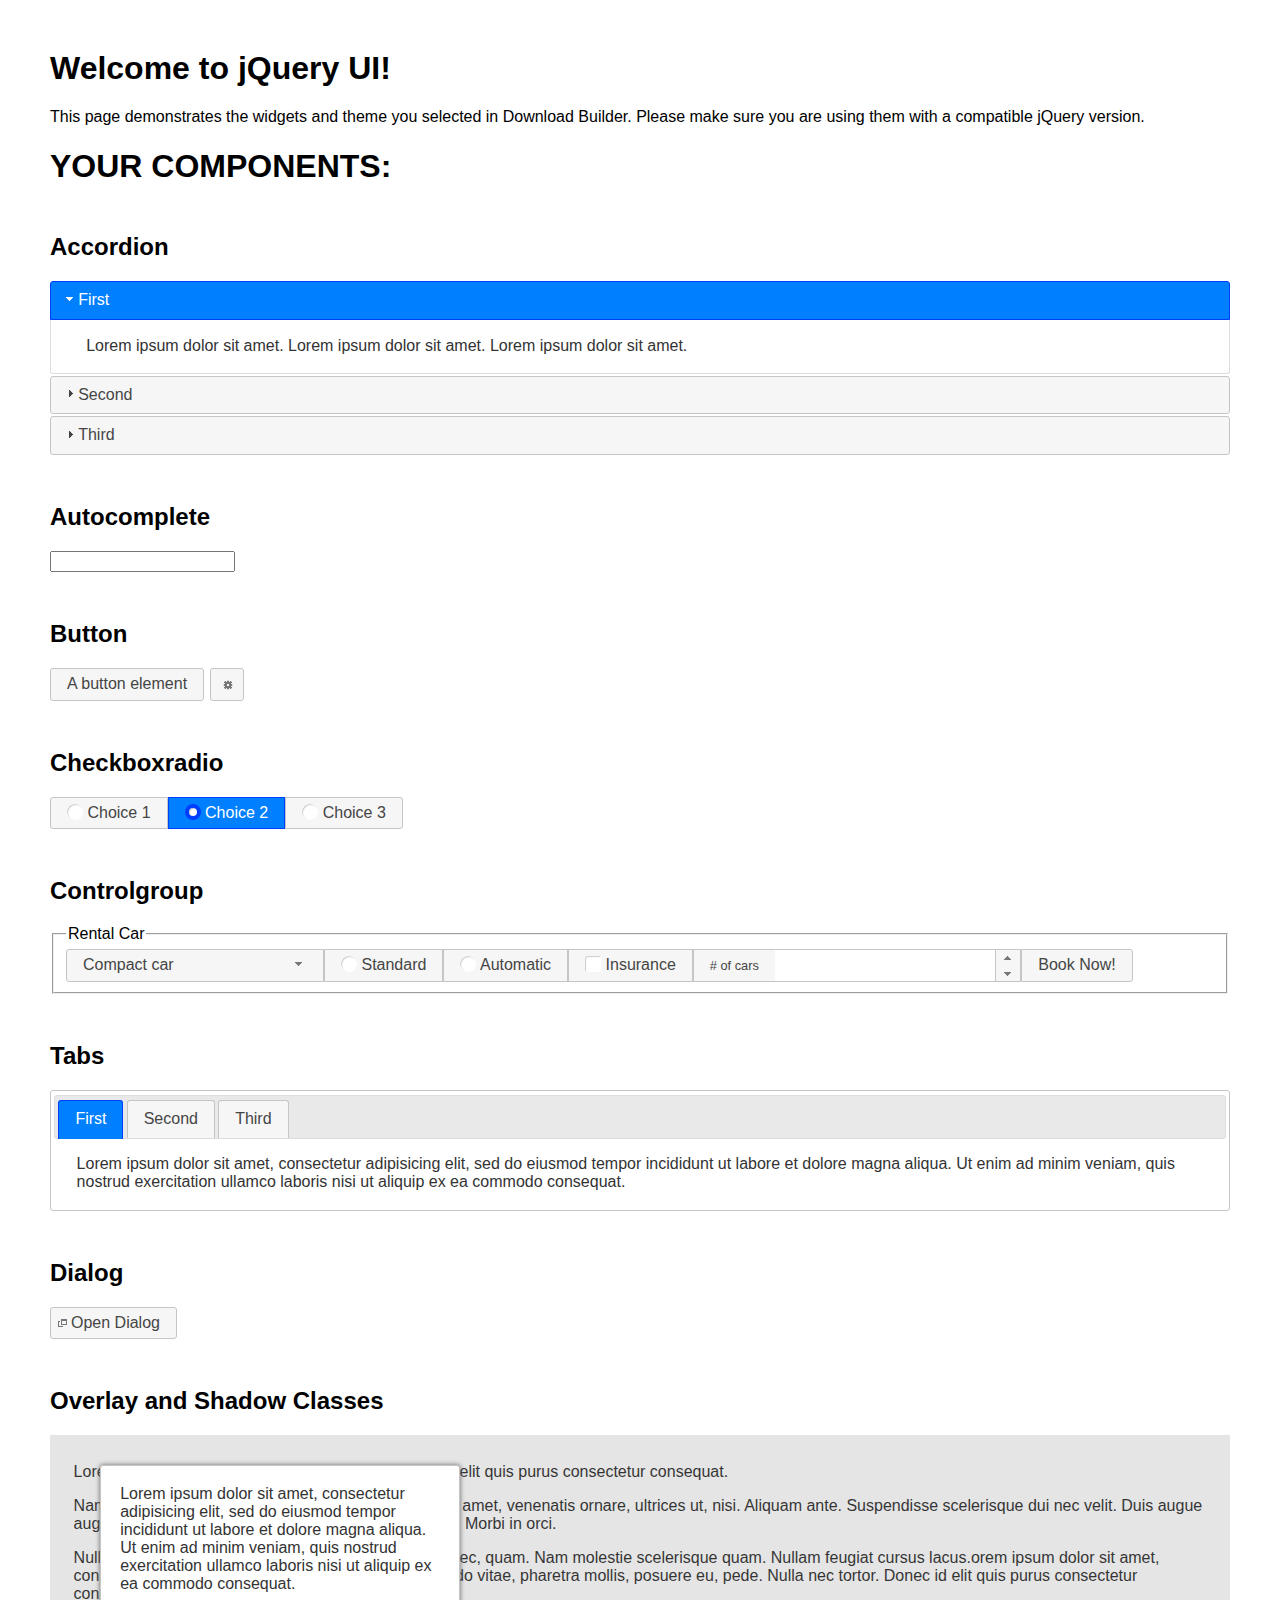
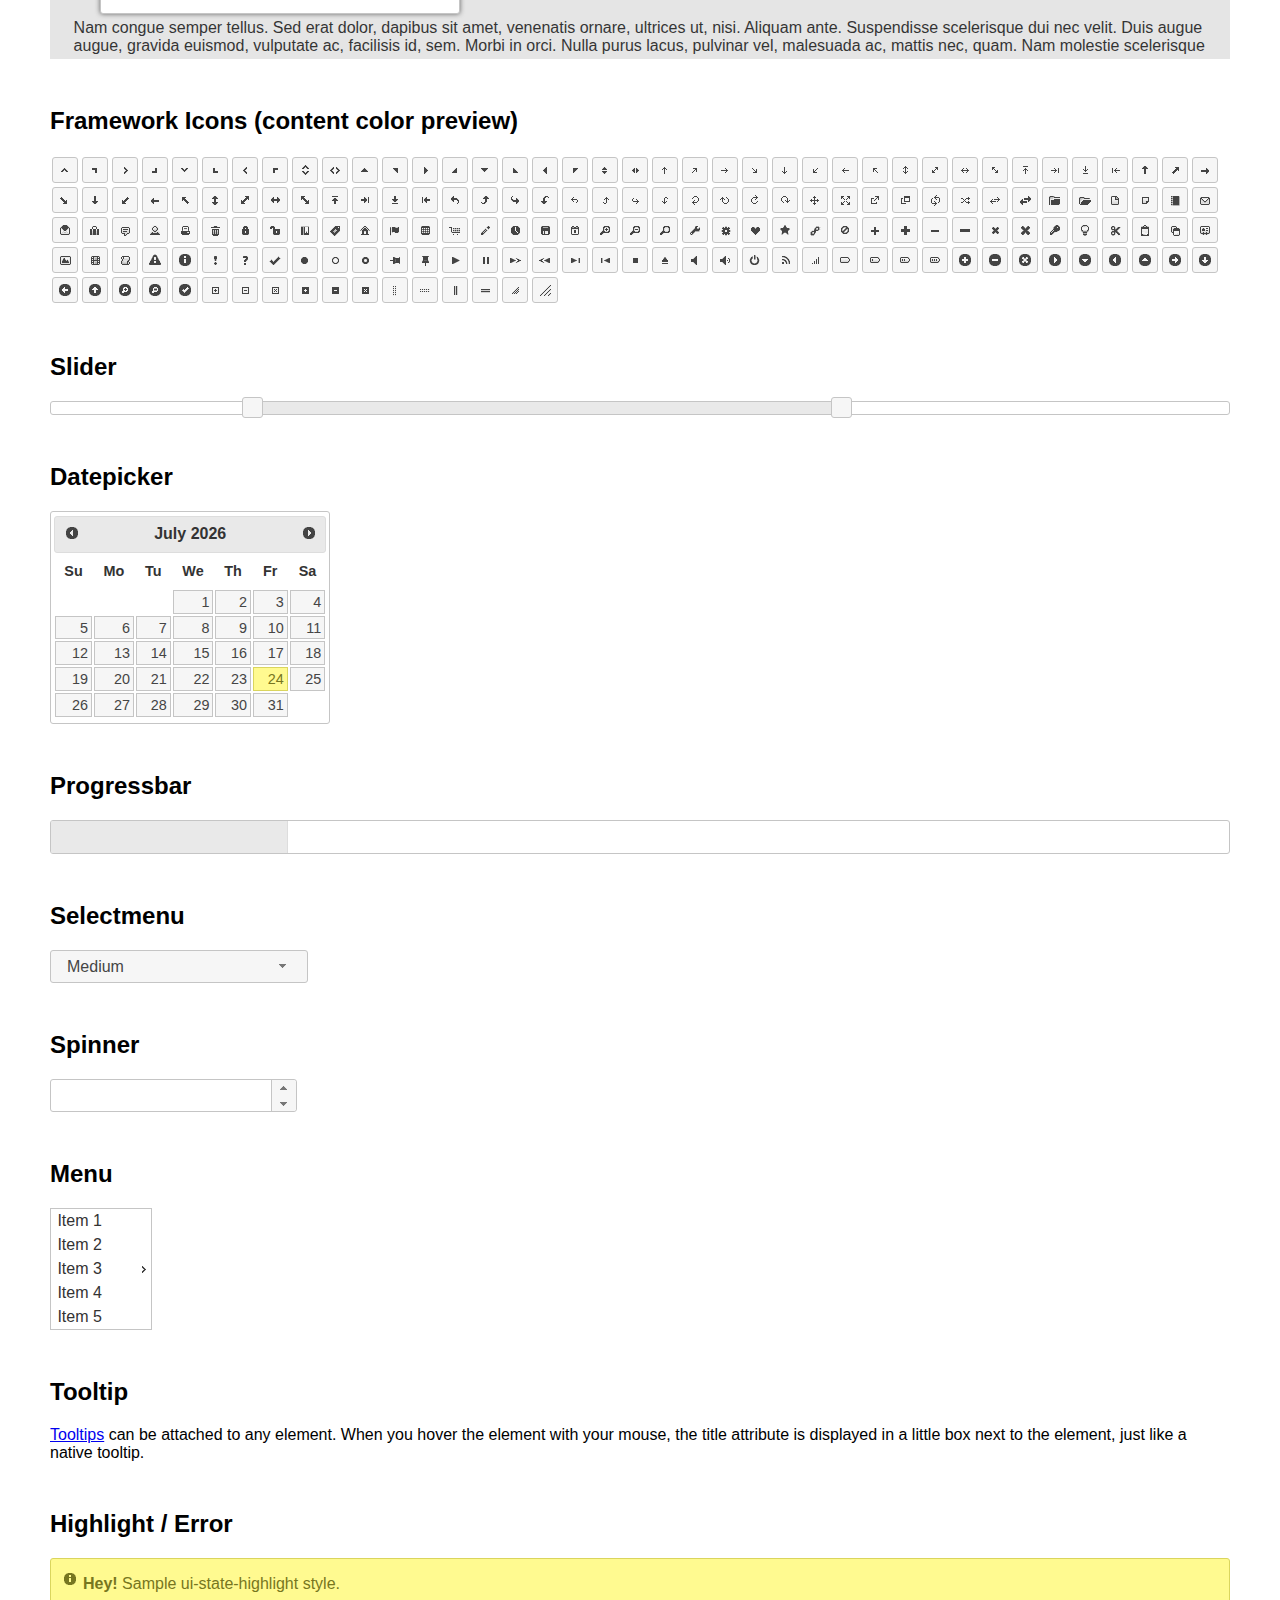
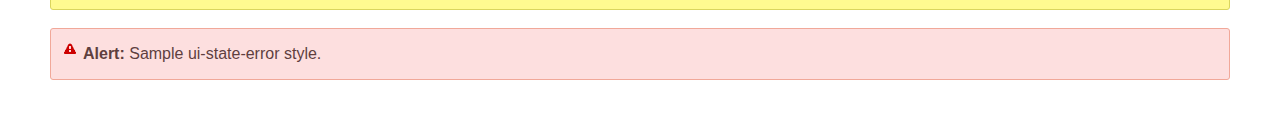
<file: jquery-ui-1.12.1.custom/index.html>
<!doctype html>
<html lang="us">
<head>
	<meta charset="utf-8">
	<title>jQuery UI Example Page</title>
	<link href="jquery-ui.css" rel="stylesheet">
	<style>
	body{
		font-family: "Trebuchet MS", sans-serif;
		margin: 50px;
	}
	.demoHeaders {
		margin-top: 2em;
	}
	#dialog-link {
		padding: .4em 1em .4em 20px;
		text-decoration: none;
		position: relative;
	}
	#dialog-link span.ui-icon {
		margin: 0 5px 0 0;
		position: absolute;
		left: .2em;
		top: 50%;
		margin-top: -8px;
	}
	#icons {
		margin: 0;
		padding: 0;
	}
	#icons li {
		margin: 2px;
		position: relative;
		padding: 4px 0;
		cursor: pointer;
		float: left;
		list-style: none;
	}
	#icons span.ui-icon {
		float: left;
		margin: 0 4px;
	}
	.fakewindowcontain .ui-widget-overlay {
		position: absolute;
	}
	select {
		width: 200px;
	}
	</style>
</head>
<body>

<h1>Welcome to jQuery UI!</h1>

<div class="ui-widget">
	<p>This page demonstrates the widgets and theme you selected in Download Builder. Please make sure you are using them with a compatible jQuery version.</p>
</div>

<h1>YOUR COMPONENTS:</h1>


<!-- Accordion -->
<h2 class="demoHeaders">Accordion</h2>
<div id="accordion">
	<h3>First</h3>
	<div>Lorem ipsum dolor sit amet. Lorem ipsum dolor sit amet. Lorem ipsum dolor sit amet.</div>
	<h3>Second</h3>
	<div>Phasellus mattis tincidunt nibh.</div>
	<h3>Third</h3>
	<div>Nam dui erat, auctor a, dignissim quis.</div>
</div>



<!-- Autocomplete -->
<h2 class="demoHeaders">Autocomplete</h2>
<div>
	<input id="autocomplete" title="type &quot;a&quot;">
</div>



<!-- Button -->
<h2 class="demoHeaders">Button</h2>
<button id="button">A button element</button>
<button id="button-icon">An icon-only button</button>



<!-- Checkboxradio -->
<h2 class="demoHeaders">Checkboxradio</h2>
<form style="margin-top: 1em;">
	<div id="radioset">
		<input type="radio" id="radio1" name="radio"><label for="radio1">Choice 1</label>
		<input type="radio" id="radio2" name="radio" checked="checked"><label for="radio2">Choice 2</label>
		<input type="radio" id="radio3" name="radio"><label for="radio3">Choice 3</label>
	</div>
</form>



<!-- Controlgroup -->
<h2 class="demoHeaders">Controlgroup</h2>
<fieldset>
	<legend>Rental Car</legend>
	<div id="controlgroup">
		<select id="car-type">
			<option>Compact car</option>
			<option>Midsize car</option>
			<option>Full size car</option>
			<option>SUV</option>
			<option>Luxury</option>
			<option>Truck</option>
			<option>Van</option>
		</select>
		<label for="transmission-standard">Standard</label>
		<input type="radio" name="transmission" id="transmission-standard">
		<label for="transmission-automatic">Automatic</label>
		<input type="radio" name="transmission" id="transmission-automatic">
		<label for="insurance">Insurance</label>
		<input type="checkbox" name="insurance" id="insurance">
		<label for="horizontal-spinner" class="ui-controlgroup-label"># of cars</label>
		<input id="horizontal-spinner" class="ui-spinner-input">
		<button>Book Now!</button>
	</div>
</fieldset>



<!-- Tabs -->
<h2 class="demoHeaders">Tabs</h2>
<div id="tabs">
	<ul>
		<li><a href="#tabs-1">First</a></li>
		<li><a href="#tabs-2">Second</a></li>
		<li><a href="#tabs-3">Third</a></li>
	</ul>
	<div id="tabs-1">Lorem ipsum dolor sit amet, consectetur adipisicing elit, sed do eiusmod tempor incididunt ut labore et dolore magna aliqua. Ut enim ad minim veniam, quis nostrud exercitation ullamco laboris nisi ut aliquip ex ea commodo consequat.</div>
	<div id="tabs-2">Phasellus mattis tincidunt nibh. Cras orci urna, blandit id, pretium vel, aliquet ornare, felis. Maecenas scelerisque sem non nisl. Fusce sed lorem in enim dictum bibendum.</div>
	<div id="tabs-3">Nam dui erat, auctor a, dignissim quis, sollicitudin eu, felis. Pellentesque nisi urna, interdum eget, sagittis et, consequat vestibulum, lacus. Mauris porttitor ullamcorper augue.</div>
</div>



<h2 class="demoHeaders">Dialog</h2>
<p>
	<button id="dialog-link" class="ui-button ui-corner-all ui-widget">
		<span class="ui-icon ui-icon-newwin"></span>Open Dialog
	</button>
</p>

<h2 class="demoHeaders">Overlay and Shadow Classes</h2>
<div style="position: relative; width: 96%; height: 200px; padding:1% 2%; overflow:hidden;" class="fakewindowcontain">
	<p>Lorem ipsum dolor sit amet,  Nulla nec tortor. Donec id elit quis purus consectetur consequat. </p><p>Nam congue semper tellus. Sed erat dolor, dapibus sit amet, venenatis ornare, ultrices ut, nisi. Aliquam ante. Suspendisse scelerisque dui nec velit. Duis augue augue, gravida euismod, vulputate ac, facilisis id, sem. Morbi in orci. </p><p>Nulla purus lacus, pulvinar vel, malesuada ac, mattis nec, quam. Nam molestie scelerisque quam. Nullam feugiat cursus lacus.orem ipsum dolor sit amet, consectetur adipiscing elit. Donec libero risus, commodo vitae, pharetra mollis, posuere eu, pede. Nulla nec tortor. Donec id elit quis purus consectetur consequat. </p><p>Nam congue semper tellus. Sed erat dolor, dapibus sit amet, venenatis ornare, ultrices ut, nisi. Aliquam ante. Suspendisse scelerisque dui nec velit. Duis augue augue, gravida euismod, vulputate ac, facilisis id, sem. Morbi in orci. Nulla purus lacus, pulvinar vel, malesuada ac, mattis nec, quam. Nam molestie scelerisque quam. </p><p>Nullam feugiat cursus lacus.orem ipsum dolor sit amet, consectetur adipiscing elit. Donec libero risus, commodo vitae, pharetra mollis, posuere eu, pede. Nulla nec tortor. Donec id elit quis purus consectetur consequat. Nam congue semper tellus. Sed erat dolor, dapibus sit amet, venenatis ornare, ultrices ut, nisi. Aliquam ante. </p><p>Suspendisse scelerisque dui nec velit. Duis augue augue, gravida euismod, vulputate ac, facilisis id, sem. Morbi in orci. Nulla purus lacus, pulvinar vel, malesuada ac, mattis nec, quam. Nam molestie scelerisque quam. Nullam feugiat cursus lacus.orem ipsum dolor sit amet, consectetur adipiscing elit. Donec libero risus, commodo vitae, pharetra mollis, posuere eu, pede. Nulla nec tortor. Donec id elit quis purus consectetur consequat. Nam congue semper tellus. Sed erat dolor, dapibus sit amet, venenatis ornare, ultrices ut, nisi. </p>

	<!-- ui-dialog -->
	<div class="ui-widget-overlay ui-front"></div>
	<div style="position: absolute; width: 320px; left: 50px; top: 30px; padding: 1.2em" class="ui-widget ui-front ui-widget-content ui-corner-all ui-widget-shadow">
		Lorem ipsum dolor sit amet, consectetur adipisicing elit, sed do eiusmod tempor incididunt ut labore et dolore magna aliqua. Ut enim ad minim veniam, quis nostrud exercitation ullamco laboris nisi ut aliquip ex ea commodo consequat.
	</div>

</div>

<!-- ui-dialog -->
<div id="dialog" title="Dialog Title">
	<p>Lorem ipsum dolor sit amet, consectetur adipisicing elit, sed do eiusmod tempor incididunt ut labore et dolore magna aliqua. Ut enim ad minim veniam, quis nostrud exercitation ullamco laboris nisi ut aliquip ex ea commodo consequat.</p>
</div>



<h2 class="demoHeaders">Framework Icons (content color preview)</h2>
<ul id="icons" class="ui-widget ui-helper-clearfix">
	<li class="ui-state-default ui-corner-all" title=".ui-icon-caret-1-n"><span class="ui-icon ui-icon-caret-1-n"></span></li>
	<li class="ui-state-default ui-corner-all" title=".ui-icon-caret-1-ne"><span class="ui-icon ui-icon-caret-1-ne"></span></li>
	<li class="ui-state-default ui-corner-all" title=".ui-icon-caret-1-e"><span class="ui-icon ui-icon-caret-1-e"></span></li>
	<li class="ui-state-default ui-corner-all" title=".ui-icon-caret-1-se"><span class="ui-icon ui-icon-caret-1-se"></span></li>
	<li class="ui-state-default ui-corner-all" title=".ui-icon-caret-1-s"><span class="ui-icon ui-icon-caret-1-s"></span></li>
	<li class="ui-state-default ui-corner-all" title=".ui-icon-caret-1-sw"><span class="ui-icon ui-icon-caret-1-sw"></span></li>
	<li class="ui-state-default ui-corner-all" title=".ui-icon-caret-1-w"><span class="ui-icon ui-icon-caret-1-w"></span></li>
	<li class="ui-state-default ui-corner-all" title=".ui-icon-caret-1-nw"><span class="ui-icon ui-icon-caret-1-nw"></span></li>
	<li class="ui-state-default ui-corner-all" title=".ui-icon-caret-2-n-s"><span class="ui-icon ui-icon-caret-2-n-s"></span></li>
	<li class="ui-state-default ui-corner-all" title=".ui-icon-caret-2-e-w"><span class="ui-icon ui-icon-caret-2-e-w"></span></li>
	<li class="ui-state-default ui-corner-all" title=".ui-icon-triangle-1-n"><span class="ui-icon ui-icon-triangle-1-n"></span></li>
	<li class="ui-state-default ui-corner-all" title=".ui-icon-triangle-1-ne"><span class="ui-icon ui-icon-triangle-1-ne"></span></li>
	<li class="ui-state-default ui-corner-all" title=".ui-icon-triangle-1-e"><span class="ui-icon ui-icon-triangle-1-e"></span></li>
	<li class="ui-state-default ui-corner-all" title=".ui-icon-triangle-1-se"><span class="ui-icon ui-icon-triangle-1-se"></span></li>
	<li class="ui-state-default ui-corner-all" title=".ui-icon-triangle-1-s"><span class="ui-icon ui-icon-triangle-1-s"></span></li>
	<li class="ui-state-default ui-corner-all" title=".ui-icon-triangle-1-sw"><span class="ui-icon ui-icon-triangle-1-sw"></span></li>
	<li class="ui-state-default ui-corner-all" title=".ui-icon-triangle-1-w"><span class="ui-icon ui-icon-triangle-1-w"></span></li>
	<li class="ui-state-default ui-corner-all" title=".ui-icon-triangle-1-nw"><span class="ui-icon ui-icon-triangle-1-nw"></span></li>
	<li class="ui-state-default ui-corner-all" title=".ui-icon-triangle-2-n-s"><span class="ui-icon ui-icon-triangle-2-n-s"></span></li>
	<li class="ui-state-default ui-corner-all" title=".ui-icon-triangle-2-e-w"><span class="ui-icon ui-icon-triangle-2-e-w"></span></li>
	<li class="ui-state-default ui-corner-all" title=".ui-icon-arrow-1-n"><span class="ui-icon ui-icon-arrow-1-n"></span></li>
	<li class="ui-state-default ui-corner-all" title=".ui-icon-arrow-1-ne"><span class="ui-icon ui-icon-arrow-1-ne"></span></li>
	<li class="ui-state-default ui-corner-all" title=".ui-icon-arrow-1-e"><span class="ui-icon ui-icon-arrow-1-e"></span></li>
	<li class="ui-state-default ui-corner-all" title=".ui-icon-arrow-1-se"><span class="ui-icon ui-icon-arrow-1-se"></span></li>
	<li class="ui-state-default ui-corner-all" title=".ui-icon-arrow-1-s"><span class="ui-icon ui-icon-arrow-1-s"></span></li>
	<li class="ui-state-default ui-corner-all" title=".ui-icon-arrow-1-sw"><span class="ui-icon ui-icon-arrow-1-sw"></span></li>
	<li class="ui-state-default ui-corner-all" title=".ui-icon-arrow-1-w"><span class="ui-icon ui-icon-arrow-1-w"></span></li>
	<li class="ui-state-default ui-corner-all" title=".ui-icon-arrow-1-nw"><span class="ui-icon ui-icon-arrow-1-nw"></span></li>
	<li class="ui-state-default ui-corner-all" title=".ui-icon-arrow-2-n-s"><span class="ui-icon ui-icon-arrow-2-n-s"></span></li>
	<li class="ui-state-default ui-corner-all" title=".ui-icon-arrow-2-ne-sw"><span class="ui-icon ui-icon-arrow-2-ne-sw"></span></li>
	<li class="ui-state-default ui-corner-all" title=".ui-icon-arrow-2-e-w"><span class="ui-icon ui-icon-arrow-2-e-w"></span></li>
	<li class="ui-state-default ui-corner-all" title=".ui-icon-arrow-2-se-nw"><span class="ui-icon ui-icon-arrow-2-se-nw"></span></li>
	<li class="ui-state-default ui-corner-all" title=".ui-icon-arrowstop-1-n"><span class="ui-icon ui-icon-arrowstop-1-n"></span></li>
	<li class="ui-state-default ui-corner-all" title=".ui-icon-arrowstop-1-e"><span class="ui-icon ui-icon-arrowstop-1-e"></span></li>
	<li class="ui-state-default ui-corner-all" title=".ui-icon-arrowstop-1-s"><span class="ui-icon ui-icon-arrowstop-1-s"></span></li>
	<li class="ui-state-default ui-corner-all" title=".ui-icon-arrowstop-1-w"><span class="ui-icon ui-icon-arrowstop-1-w"></span></li>
	<li class="ui-state-default ui-corner-all" title=".ui-icon-arrowthick-1-n"><span class="ui-icon ui-icon-arrowthick-1-n"></span></li>
	<li class="ui-state-default ui-corner-all" title=".ui-icon-arrowthick-1-ne"><span class="ui-icon ui-icon-arrowthick-1-ne"></span></li>
	<li class="ui-state-default ui-corner-all" title=".ui-icon-arrowthick-1-e"><span class="ui-icon ui-icon-arrowthick-1-e"></span></li>
	<li class="ui-state-default ui-corner-all" title=".ui-icon-arrowthick-1-se"><span class="ui-icon ui-icon-arrowthick-1-se"></span></li>
	<li class="ui-state-default ui-corner-all" title=".ui-icon-arrowthick-1-s"><span class="ui-icon ui-icon-arrowthick-1-s"></span></li>
	<li class="ui-state-default ui-corner-all" title=".ui-icon-arrowthick-1-sw"><span class="ui-icon ui-icon-arrowthick-1-sw"></span></li>
	<li class="ui-state-default ui-corner-all" title=".ui-icon-arrowthick-1-w"><span class="ui-icon ui-icon-arrowthick-1-w"></span></li>
	<li class="ui-state-default ui-corner-all" title=".ui-icon-arrowthick-1-nw"><span class="ui-icon ui-icon-arrowthick-1-nw"></span></li>
	<li class="ui-state-default ui-corner-all" title=".ui-icon-arrowthick-2-n-s"><span class="ui-icon ui-icon-arrowthick-2-n-s"></span></li>
	<li class="ui-state-default ui-corner-all" title=".ui-icon-arrowthick-2-ne-sw"><span class="ui-icon ui-icon-arrowthick-2-ne-sw"></span></li>
	<li class="ui-state-default ui-corner-all" title=".ui-icon-arrowthick-2-e-w"><span class="ui-icon ui-icon-arrowthick-2-e-w"></span></li>
	<li class="ui-state-default ui-corner-all" title=".ui-icon-arrowthick-2-se-nw"><span class="ui-icon ui-icon-arrowthick-2-se-nw"></span></li>
	<li class="ui-state-default ui-corner-all" title=".ui-icon-arrowthickstop-1-n"><span class="ui-icon ui-icon-arrowthickstop-1-n"></span></li>
	<li class="ui-state-default ui-corner-all" title=".ui-icon-arrowthickstop-1-e"><span class="ui-icon ui-icon-arrowthickstop-1-e"></span></li>
	<li class="ui-state-default ui-corner-all" title=".ui-icon-arrowthickstop-1-s"><span class="ui-icon ui-icon-arrowthickstop-1-s"></span></li>
	<li class="ui-state-default ui-corner-all" title=".ui-icon-arrowthickstop-1-w"><span class="ui-icon ui-icon-arrowthickstop-1-w"></span></li>
	<li class="ui-state-default ui-corner-all" title=".ui-icon-arrowreturnthick-1-w"><span class="ui-icon ui-icon-arrowreturnthick-1-w"></span></li>
	<li class="ui-state-default ui-corner-all" title=".ui-icon-arrowreturnthick-1-n"><span class="ui-icon ui-icon-arrowreturnthick-1-n"></span></li>
	<li class="ui-state-default ui-corner-all" title=".ui-icon-arrowreturnthick-1-e"><span class="ui-icon ui-icon-arrowreturnthick-1-e"></span></li>
	<li class="ui-state-default ui-corner-all" title=".ui-icon-arrowreturnthick-1-s"><span class="ui-icon ui-icon-arrowreturnthick-1-s"></span></li>
	<li class="ui-state-default ui-corner-all" title=".ui-icon-arrowreturn-1-w"><span class="ui-icon ui-icon-arrowreturn-1-w"></span></li>
	<li class="ui-state-default ui-corner-all" title=".ui-icon-arrowreturn-1-n"><span class="ui-icon ui-icon-arrowreturn-1-n"></span></li>
	<li class="ui-state-default ui-corner-all" title=".ui-icon-arrowreturn-1-e"><span class="ui-icon ui-icon-arrowreturn-1-e"></span></li>
	<li class="ui-state-default ui-corner-all" title=".ui-icon-arrowreturn-1-s"><span class="ui-icon ui-icon-arrowreturn-1-s"></span></li>
	<li class="ui-state-default ui-corner-all" title=".ui-icon-arrowrefresh-1-w"><span class="ui-icon ui-icon-arrowrefresh-1-w"></span></li>
	<li class="ui-state-default ui-corner-all" title=".ui-icon-arrowrefresh-1-n"><span class="ui-icon ui-icon-arrowrefresh-1-n"></span></li>
	<li class="ui-state-default ui-corner-all" title=".ui-icon-arrowrefresh-1-e"><span class="ui-icon ui-icon-arrowrefresh-1-e"></span></li>
	<li class="ui-state-default ui-corner-all" title=".ui-icon-arrowrefresh-1-s"><span class="ui-icon ui-icon-arrowrefresh-1-s"></span></li>
	<li class="ui-state-default ui-corner-all" title=".ui-icon-arrow-4"><span class="ui-icon ui-icon-arrow-4"></span></li>
	<li class="ui-state-default ui-corner-all" title=".ui-icon-arrow-4-diag"><span class="ui-icon ui-icon-arrow-4-diag"></span></li>
	<li class="ui-state-default ui-corner-all" title=".ui-icon-extlink"><span class="ui-icon ui-icon-extlink"></span></li>
	<li class="ui-state-default ui-corner-all" title=".ui-icon-newwin"><span class="ui-icon ui-icon-newwin"></span></li>
	<li class="ui-state-default ui-corner-all" title=".ui-icon-refresh"><span class="ui-icon ui-icon-refresh"></span></li>
	<li class="ui-state-default ui-corner-all" title=".ui-icon-shuffle"><span class="ui-icon ui-icon-shuffle"></span></li>
	<li class="ui-state-default ui-corner-all" title=".ui-icon-transfer-e-w"><span class="ui-icon ui-icon-transfer-e-w"></span></li>
	<li class="ui-state-default ui-corner-all" title=".ui-icon-transferthick-e-w"><span class="ui-icon ui-icon-transferthick-e-w"></span></li>
	<li class="ui-state-default ui-corner-all" title=".ui-icon-folder-collapsed"><span class="ui-icon ui-icon-folder-collapsed"></span></li>
	<li class="ui-state-default ui-corner-all" title=".ui-icon-folder-open"><span class="ui-icon ui-icon-folder-open"></span></li>
	<li class="ui-state-default ui-corner-all" title=".ui-icon-document"><span class="ui-icon ui-icon-document"></span></li>
	<li class="ui-state-default ui-corner-all" title=".ui-icon-document-b"><span class="ui-icon ui-icon-document-b"></span></li>
	<li class="ui-state-default ui-corner-all" title=".ui-icon-note"><span class="ui-icon ui-icon-note"></span></li>
	<li class="ui-state-default ui-corner-all" title=".ui-icon-mail-closed"><span class="ui-icon ui-icon-mail-closed"></span></li>
	<li class="ui-state-default ui-corner-all" title=".ui-icon-mail-open"><span class="ui-icon ui-icon-mail-open"></span></li>
	<li class="ui-state-default ui-corner-all" title=".ui-icon-suitcase"><span class="ui-icon ui-icon-suitcase"></span></li>
	<li class="ui-state-default ui-corner-all" title=".ui-icon-comment"><span class="ui-icon ui-icon-comment"></span></li>
	<li class="ui-state-default ui-corner-all" title=".ui-icon-person"><span class="ui-icon ui-icon-person"></span></li>
	<li class="ui-state-default ui-corner-all" title=".ui-icon-print"><span class="ui-icon ui-icon-print"></span></li>
	<li class="ui-state-default ui-corner-all" title=".ui-icon-trash"><span class="ui-icon ui-icon-trash"></span></li>
	<li class="ui-state-default ui-corner-all" title=".ui-icon-locked"><span class="ui-icon ui-icon-locked"></span></li>
	<li class="ui-state-default ui-corner-all" title=".ui-icon-unlocked"><span class="ui-icon ui-icon-unlocked"></span></li>
	<li class="ui-state-default ui-corner-all" title=".ui-icon-bookmark"><span class="ui-icon ui-icon-bookmark"></span></li>
	<li class="ui-state-default ui-corner-all" title=".ui-icon-tag"><span class="ui-icon ui-icon-tag"></span></li>
	<li class="ui-state-default ui-corner-all" title=".ui-icon-home"><span class="ui-icon ui-icon-home"></span></li>
	<li class="ui-state-default ui-corner-all" title=".ui-icon-flag"><span class="ui-icon ui-icon-flag"></span></li>
	<li class="ui-state-default ui-corner-all" title=".ui-icon-calculator"><span class="ui-icon ui-icon-calculator"></span></li>
	<li class="ui-state-default ui-corner-all" title=".ui-icon-cart"><span class="ui-icon ui-icon-cart"></span></li>
	<li class="ui-state-default ui-corner-all" title=".ui-icon-pencil"><span class="ui-icon ui-icon-pencil"></span></li>
	<li class="ui-state-default ui-corner-all" title=".ui-icon-clock"><span class="ui-icon ui-icon-clock"></span></li>
	<li class="ui-state-default ui-corner-all" title=".ui-icon-disk"><span class="ui-icon ui-icon-disk"></span></li>
	<li class="ui-state-default ui-corner-all" title=".ui-icon-calendar"><span class="ui-icon ui-icon-calendar"></span></li>
	<li class="ui-state-default ui-corner-all" title=".ui-icon-zoomin"><span class="ui-icon ui-icon-zoomin"></span></li>
	<li class="ui-state-default ui-corner-all" title=".ui-icon-zoomout"><span class="ui-icon ui-icon-zoomout"></span></li>
	<li class="ui-state-default ui-corner-all" title=".ui-icon-search"><span class="ui-icon ui-icon-search"></span></li>
	<li class="ui-state-default ui-corner-all" title=".ui-icon-wrench"><span class="ui-icon ui-icon-wrench"></span></li>
	<li class="ui-state-default ui-corner-all" title=".ui-icon-gear"><span class="ui-icon ui-icon-gear"></span></li>
	<li class="ui-state-default ui-corner-all" title=".ui-icon-heart"><span class="ui-icon ui-icon-heart"></span></li>
	<li class="ui-state-default ui-corner-all" title=".ui-icon-star"><span class="ui-icon ui-icon-star"></span></li>
	<li class="ui-state-default ui-corner-all" title=".ui-icon-link"><span class="ui-icon ui-icon-link"></span></li>
	<li class="ui-state-default ui-corner-all" title=".ui-icon-cancel"><span class="ui-icon ui-icon-cancel"></span></li>
	<li class="ui-state-default ui-corner-all" title=".ui-icon-plus"><span class="ui-icon ui-icon-plus"></span></li>
	<li class="ui-state-default ui-corner-all" title=".ui-icon-plusthick"><span class="ui-icon ui-icon-plusthick"></span></li>
	<li class="ui-state-default ui-corner-all" title=".ui-icon-minus"><span class="ui-icon ui-icon-minus"></span></li>
	<li class="ui-state-default ui-corner-all" title=".ui-icon-minusthick"><span class="ui-icon ui-icon-minusthick"></span></li>
	<li class="ui-state-default ui-corner-all" title=".ui-icon-close"><span class="ui-icon ui-icon-close"></span></li>
	<li class="ui-state-default ui-corner-all" title=".ui-icon-closethick"><span class="ui-icon ui-icon-closethick"></span></li>
	<li class="ui-state-default ui-corner-all" title=".ui-icon-key"><span class="ui-icon ui-icon-key"></span></li>
	<li class="ui-state-default ui-corner-all" title=".ui-icon-lightbulb"><span class="ui-icon ui-icon-lightbulb"></span></li>
	<li class="ui-state-default ui-corner-all" title=".ui-icon-scissors"><span class="ui-icon ui-icon-scissors"></span></li>
	<li class="ui-state-default ui-corner-all" title=".ui-icon-clipboard"><span class="ui-icon ui-icon-clipboard"></span></li>
	<li class="ui-state-default ui-corner-all" title=".ui-icon-copy"><span class="ui-icon ui-icon-copy"></span></li>
	<li class="ui-state-default ui-corner-all" title=".ui-icon-contact"><span class="ui-icon ui-icon-contact"></span></li>
	<li class="ui-state-default ui-corner-all" title=".ui-icon-image"><span class="ui-icon ui-icon-image"></span></li>
	<li class="ui-state-default ui-corner-all" title=".ui-icon-video"><span class="ui-icon ui-icon-video"></span></li>
	<li class="ui-state-default ui-corner-all" title=".ui-icon-script"><span class="ui-icon ui-icon-script"></span></li>
	<li class="ui-state-default ui-corner-all" title=".ui-icon-alert"><span class="ui-icon ui-icon-alert"></span></li>
	<li class="ui-state-default ui-corner-all" title=".ui-icon-info"><span class="ui-icon ui-icon-info"></span></li>
	<li class="ui-state-default ui-corner-all" title=".ui-icon-notice"><span class="ui-icon ui-icon-notice"></span></li>
	<li class="ui-state-default ui-corner-all" title=".ui-icon-help"><span class="ui-icon ui-icon-help"></span></li>
	<li class="ui-state-default ui-corner-all" title=".ui-icon-check"><span class="ui-icon ui-icon-check"></span></li>
	<li class="ui-state-default ui-corner-all" title=".ui-icon-bullet"><span class="ui-icon ui-icon-bullet"></span></li>
	<li class="ui-state-default ui-corner-all" title=".ui-icon-radio-off"><span class="ui-icon ui-icon-radio-off"></span></li>
	<li class="ui-state-default ui-corner-all" title=".ui-icon-radio-on"><span class="ui-icon ui-icon-radio-on"></span></li>
	<li class="ui-state-default ui-corner-all" title=".ui-icon-pin-w"><span class="ui-icon ui-icon-pin-w"></span></li>
	<li class="ui-state-default ui-corner-all" title=".ui-icon-pin-s"><span class="ui-icon ui-icon-pin-s"></span></li>
	<li class="ui-state-default ui-corner-all" title=".ui-icon-play"><span class="ui-icon ui-icon-play"></span></li>
	<li class="ui-state-default ui-corner-all" title=".ui-icon-pause"><span class="ui-icon ui-icon-pause"></span></li>
	<li class="ui-state-default ui-corner-all" title=".ui-icon-seek-next"><span class="ui-icon ui-icon-seek-next"></span></li>
	<li class="ui-state-default ui-corner-all" title=".ui-icon-seek-prev"><span class="ui-icon ui-icon-seek-prev"></span></li>
	<li class="ui-state-default ui-corner-all" title=".ui-icon-seek-end"><span class="ui-icon ui-icon-seek-end"></span></li>
	<li class="ui-state-default ui-corner-all" title=".ui-icon-seek-first"><span class="ui-icon ui-icon-seek-first"></span></li>
	<li class="ui-state-default ui-corner-all" title=".ui-icon-stop"><span class="ui-icon ui-icon-stop"></span></li>
	<li class="ui-state-default ui-corner-all" title=".ui-icon-eject"><span class="ui-icon ui-icon-eject"></span></li>
	<li class="ui-state-default ui-corner-all" title=".ui-icon-volume-off"><span class="ui-icon ui-icon-volume-off"></span></li>
	<li class="ui-state-default ui-corner-all" title=".ui-icon-volume-on"><span class="ui-icon ui-icon-volume-on"></span></li>
	<li class="ui-state-default ui-corner-all" title=".ui-icon-power"><span class="ui-icon ui-icon-power"></span></li>
	<li class="ui-state-default ui-corner-all" title=".ui-icon-signal-diag"><span class="ui-icon ui-icon-signal-diag"></span></li>
	<li class="ui-state-default ui-corner-all" title=".ui-icon-signal"><span class="ui-icon ui-icon-signal"></span></li>
	<li class="ui-state-default ui-corner-all" title=".ui-icon-battery-0"><span class="ui-icon ui-icon-battery-0"></span></li>
	<li class="ui-state-default ui-corner-all" title=".ui-icon-battery-1"><span class="ui-icon ui-icon-battery-1"></span></li>
	<li class="ui-state-default ui-corner-all" title=".ui-icon-battery-2"><span class="ui-icon ui-icon-battery-2"></span></li>
	<li class="ui-state-default ui-corner-all" title=".ui-icon-battery-3"><span class="ui-icon ui-icon-battery-3"></span></li>
	<li class="ui-state-default ui-corner-all" title=".ui-icon-circle-plus"><span class="ui-icon ui-icon-circle-plus"></span></li>
	<li class="ui-state-default ui-corner-all" title=".ui-icon-circle-minus"><span class="ui-icon ui-icon-circle-minus"></span></li>
	<li class="ui-state-default ui-corner-all" title=".ui-icon-circle-close"><span class="ui-icon ui-icon-circle-close"></span></li>
	<li class="ui-state-default ui-corner-all" title=".ui-icon-circle-triangle-e"><span class="ui-icon ui-icon-circle-triangle-e"></span></li>
	<li class="ui-state-default ui-corner-all" title=".ui-icon-circle-triangle-s"><span class="ui-icon ui-icon-circle-triangle-s"></span></li>
	<li class="ui-state-default ui-corner-all" title=".ui-icon-circle-triangle-w"><span class="ui-icon ui-icon-circle-triangle-w"></span></li>
	<li class="ui-state-default ui-corner-all" title=".ui-icon-circle-triangle-n"><span class="ui-icon ui-icon-circle-triangle-n"></span></li>
	<li class="ui-state-default ui-corner-all" title=".ui-icon-circle-arrow-e"><span class="ui-icon ui-icon-circle-arrow-e"></span></li>
	<li class="ui-state-default ui-corner-all" title=".ui-icon-circle-arrow-s"><span class="ui-icon ui-icon-circle-arrow-s"></span></li>
	<li class="ui-state-default ui-corner-all" title=".ui-icon-circle-arrow-w"><span class="ui-icon ui-icon-circle-arrow-w"></span></li>
	<li class="ui-state-default ui-corner-all" title=".ui-icon-circle-arrow-n"><span class="ui-icon ui-icon-circle-arrow-n"></span></li>
	<li class="ui-state-default ui-corner-all" title=".ui-icon-circle-zoomin"><span class="ui-icon ui-icon-circle-zoomin"></span></li>
	<li class="ui-state-default ui-corner-all" title=".ui-icon-circle-zoomout"><span class="ui-icon ui-icon-circle-zoomout"></span></li>
	<li class="ui-state-default ui-corner-all" title=".ui-icon-circle-check"><span class="ui-icon ui-icon-circle-check"></span></li>
	<li class="ui-state-default ui-corner-all" title=".ui-icon-circlesmall-plus"><span class="ui-icon ui-icon-circlesmall-plus"></span></li>
	<li class="ui-state-default ui-corner-all" title=".ui-icon-circlesmall-minus"><span class="ui-icon ui-icon-circlesmall-minus"></span></li>
	<li class="ui-state-default ui-corner-all" title=".ui-icon-circlesmall-close"><span class="ui-icon ui-icon-circlesmall-close"></span></li>
	<li class="ui-state-default ui-corner-all" title=".ui-icon-squaresmall-plus"><span class="ui-icon ui-icon-squaresmall-plus"></span></li>
	<li class="ui-state-default ui-corner-all" title=".ui-icon-squaresmall-minus"><span class="ui-icon ui-icon-squaresmall-minus"></span></li>
	<li class="ui-state-default ui-corner-all" title=".ui-icon-squaresmall-close"><span class="ui-icon ui-icon-squaresmall-close"></span></li>
	<li class="ui-state-default ui-corner-all" title=".ui-icon-grip-dotted-vertical"><span class="ui-icon ui-icon-grip-dotted-vertical"></span></li>
	<li class="ui-state-default ui-corner-all" title=".ui-icon-grip-dotted-horizontal"><span class="ui-icon ui-icon-grip-dotted-horizontal"></span></li>
	<li class="ui-state-default ui-corner-all" title=".ui-icon-grip-solid-vertical"><span class="ui-icon ui-icon-grip-solid-vertical"></span></li>
	<li class="ui-state-default ui-corner-all" title=".ui-icon-grip-solid-horizontal"><span class="ui-icon ui-icon-grip-solid-horizontal"></span></li>
	<li class="ui-state-default ui-corner-all" title=".ui-icon-gripsmall-diagonal-se"><span class="ui-icon ui-icon-gripsmall-diagonal-se"></span></li>
	<li class="ui-state-default ui-corner-all" title=".ui-icon-grip-diagonal-se"><span class="ui-icon ui-icon-grip-diagonal-se"></span></li>
</ul>


<!-- Slider -->
<h2 class="demoHeaders">Slider</h2>
<div id="slider"></div>



<!-- Datepicker -->
<h2 class="demoHeaders">Datepicker</h2>
<div id="datepicker"></div>



<!-- Progressbar -->
<h2 class="demoHeaders">Progressbar</h2>
<div id="progressbar"></div>



<!-- Progressbar -->
<h2 class="demoHeaders">Selectmenu</h2>
<select id="selectmenu">
	<option>Slower</option>
	<option>Slow</option>
	<option selected="selected">Medium</option>
	<option>Fast</option>
	<option>Faster</option>
</select>



<!-- Spinner -->
<h2 class="demoHeaders">Spinner</h2>
<input id="spinner">



<!-- Menu -->
<h2 class="demoHeaders">Menu</h2>
<ul style="width:100px;" id="menu">
	<li><div>Item 1</div></li>
	<li><div>Item 2</div></li>
	<li><div>Item 3</div>
		<ul>
			<li><div>Item 3-1</div></li>
			<li><div>Item 3-2</div></li>
			<li><div>Item 3-3</div></li>
			<li><div>Item 3-4</div></li>
			<li><div>Item 3-5</div></li>
		</ul>
	</li>
	<li><div>Item 4</div></li>
	<li><div>Item 5</div></li>
</ul>



<!-- Tooltip -->
<h2 class="demoHeaders">Tooltip</h2>
<p id="tooltip">
	<a href="#" title="That&apos;s what this widget is">Tooltips</a> can be attached to any element. When you hover
the element with your mouse, the title attribute is displayed in a little box next to the element, just like a native tooltip.
</p>


<!-- Highlight / Error -->
<h2 class="demoHeaders">Highlight / Error</h2>
<div class="ui-widget">
	<div class="ui-state-highlight ui-corner-all" style="margin-top: 20px; padding: 0 .7em;">
		<p><span class="ui-icon ui-icon-info" style="float: left; margin-right: .3em;"></span>
		<strong>Hey!</strong> Sample ui-state-highlight style.</p>
	</div>
</div>
<br>
<div class="ui-widget">
	<div class="ui-state-error ui-corner-all" style="padding: 0 .7em;">
		<p><span class="ui-icon ui-icon-alert" style="float: left; margin-right: .3em;"></span>
		<strong>Alert:</strong> Sample ui-state-error style.</p>
	</div>
</div>

<script src="external/jquery/jquery.js"></script>
<script src="jquery-ui.js"></script>
<script>

$( "#accordion" ).accordion();



var availableTags = [
	"ActionScript",
	"AppleScript",
	"Asp",
	"BASIC",
	"C",
	"C++",
	"Clojure",
	"COBOL",
	"ColdFusion",
	"Erlang",
	"Fortran",
	"Groovy",
	"Haskell",
	"Java",
	"JavaScript",
	"Lisp",
	"Perl",
	"PHP",
	"Python",
	"Ruby",
	"Scala",
	"Scheme"
];
$( "#autocomplete" ).autocomplete({
	source: availableTags
});



$( "#button" ).button();
$( "#button-icon" ).button({
	icon: "ui-icon-gear",
	showLabel: false
});



$( "#radioset" ).buttonset();



$( "#controlgroup" ).controlgroup();



$( "#tabs" ).tabs();



$( "#dialog" ).dialog({
	autoOpen: false,
	width: 400,
	buttons: [
		{
			text: "Ok",
			click: function() {
				$( this ).dialog( "close" );
			}
		},
		{
			text: "Cancel",
			click: function() {
				$( this ).dialog( "close" );
			}
		}
	]
});

// Link to open the dialog
$( "#dialog-link" ).click(function( event ) {
	$( "#dialog" ).dialog( "open" );
	event.preventDefault();
});



$( "#datepicker" ).datepicker({
	inline: true
});



$( "#slider" ).slider({
	range: true,
	values: [ 17, 67 ]
});



$( "#progressbar" ).progressbar({
	value: 20
});



$( "#spinner" ).spinner();



$( "#menu" ).menu();



$( "#tooltip" ).tooltip();



$( "#selectmenu" ).selectmenu();


// Hover states on the static widgets
$( "#dialog-link, #icons li" ).hover(
	function() {
		$( this ).addClass( "ui-state-hover" );
	},
	function() {
		$( this ).removeClass( "ui-state-hover" );
	}
);
</script>
</body>
</html>
</file>
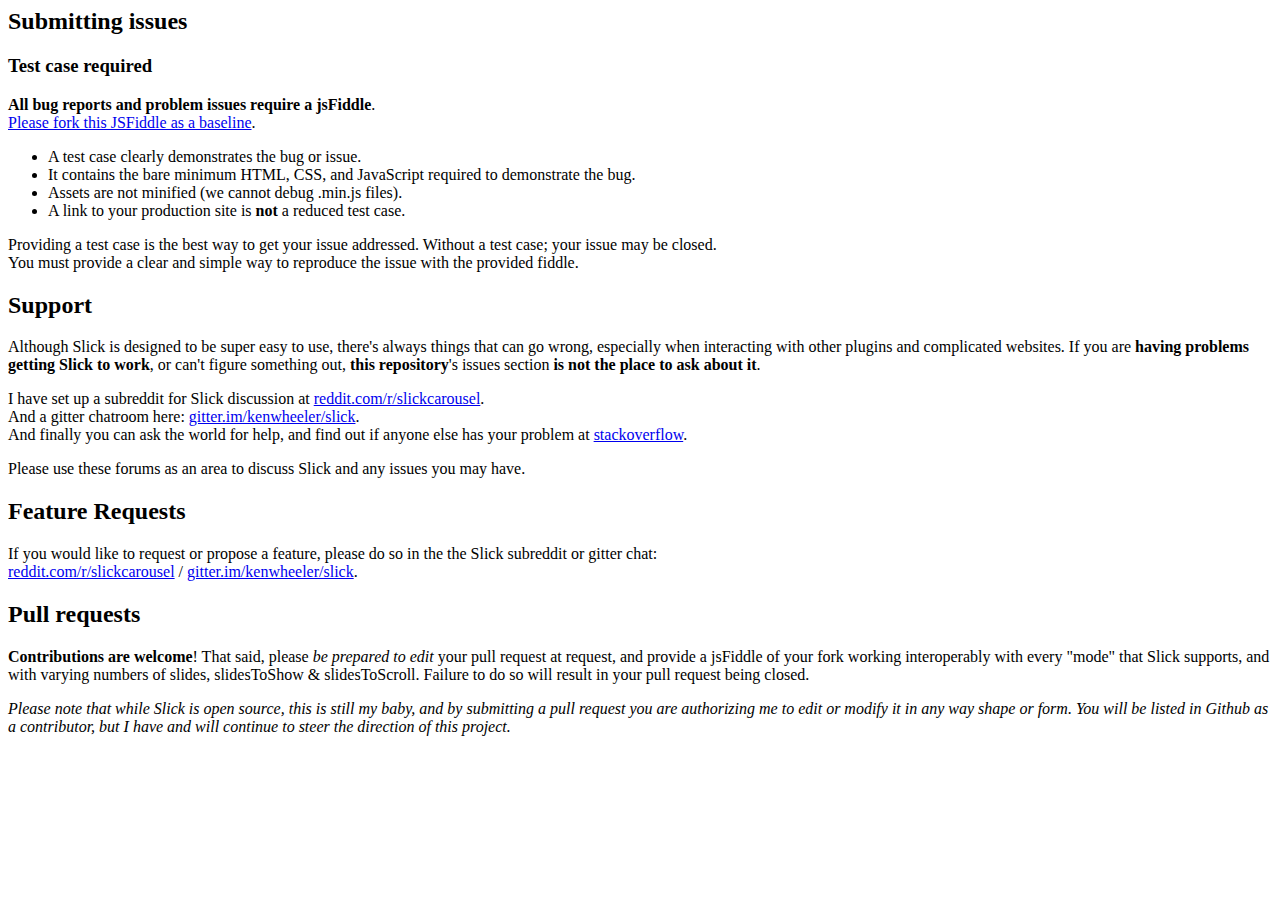
<file: slick-1.8.1/CONTRIBUTING.html>
<html>
      <head>
        <meta charset="UTF-8">
        <title>CONTRIBUTING.markdown</title>
      </head>
      <body>
        <h2 id="submitting-issues">Submitting issues</h2>
<h3 id="test-case-required">Test case required</h3>
<p><strong>All bug reports and problem issues require a jsFiddle</strong>.<br><a href="http://jsfiddle.net/simeydotme/fmo50w7n/">Please fork this JSFiddle as a baseline</a>.</p>
<ul>
<li>A test case clearly demonstrates the bug or issue.</li>
<li>It contains the bare minimum HTML, CSS, and JavaScript required to demonstrate the bug.</li>
<li>Assets are not minified (we cannot debug .min.js files).</li>
<li>A link to your production site is <strong>not</strong> a reduced test case.</li>
</ul>
<p>Providing a test case is the best way to get your issue addressed. Without a test case; your issue may be closed.<br>You must provide a clear and simple way to reproduce the issue with the provided fiddle.</p>
<h2 id="support">Support</h2>
<p>Although Slick is designed to be super easy to use, there&#39;s always things that can go wrong, especially when interacting with other plugins and complicated websites. If you are <strong>having problems getting Slick to work</strong>, or can&#39;t figure something out, <strong>this repository</strong>&#39;s issues section <strong>is not the place to ask about it</strong>.  </p>
<p>I have set up a subreddit for Slick discussion at <a href="http://www.reddit.com/r/slickcarousel/">reddit.com/r/slickcarousel</a>.<br>And a gitter chatroom here: <a href="https://gitter.im/kenwheeler/slick">gitter.im/kenwheeler/slick</a>.<br>And finally you can ask the world for help, and find out if anyone else has your problem at <a href="http://stackoverflow.com/search?q=slick+carousel">stackoverflow</a>.</p>
<p>Please use these forums as an area to discuss Slick and any issues you may have.</p>
<h2 id="feature-requests">Feature Requests</h2>
<p>If you would like to request or propose a feature, please do so in the the Slick subreddit or gitter chat:<br><a href="http://www.reddit.com/r/slickcarousel/">reddit.com/r/slickcarousel</a> / <a href="https://gitter.im/kenwheeler/slick">gitter.im/kenwheeler/slick</a>.</p>
<h2 id="pull-requests">Pull requests</h2>
<p><strong>Contributions are welcome</strong>! That said, please <em>be prepared to edit</em> your pull request at request, and provide a jsFiddle of your fork working interoperably with every &quot;mode&quot; that Slick supports, and with varying numbers of slides, slidesToShow &amp; slidesToScroll. Failure to do so will result in your pull request being closed.</p>
<p><em>Please note that while Slick is open source, this is still my baby, and by submitting a pull request you are authorizing me to edit or modify it in any way shape or form. You will be listed in Github as a contributor, but I have and will continue to steer the direction of this project.</em></p>

      </body>
    </html>
</file>
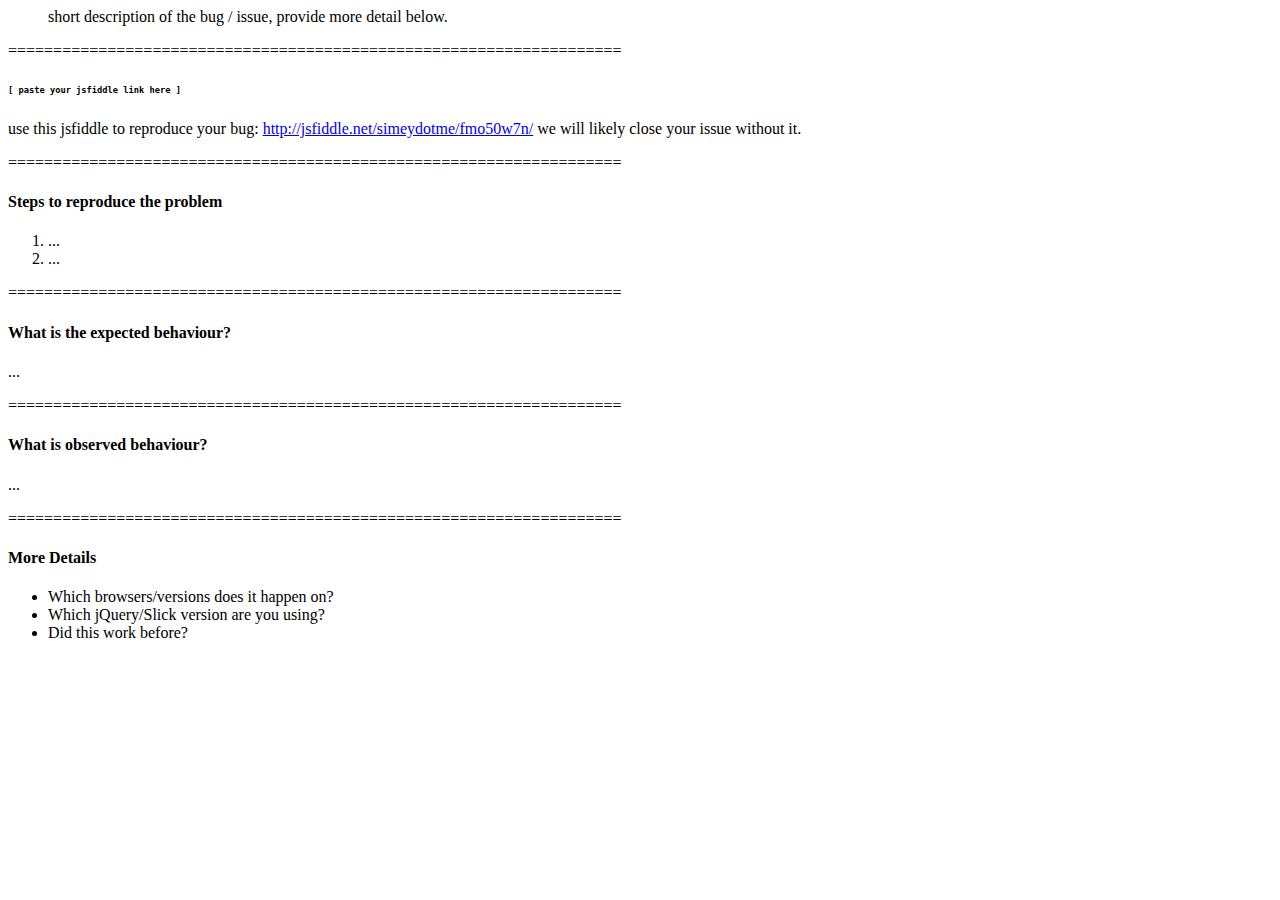
<file: slick-1.8.1/ISSUE_TEMPLATE.html>
<html>
      <head>
        <meta charset="UTF-8">
        <title>ISSUE_TEMPLATE.md</title>
      </head>
      <body>
        <blockquote>
<p>short description of the bug / issue, provide more detail below.</p>
</blockquote>
<p>====================================================================</p>
<h6 id="-paste-your-jsfiddle-link-here-"><code>[  paste your jsfiddle link here  ]</code></h6>
<p>use this jsfiddle to reproduce your bug: 
<a href="http://jsfiddle.net/simeydotme/fmo50w7n/">http://jsfiddle.net/simeydotme/fmo50w7n/</a> 
we will likely close your issue without it.</p>
<p>====================================================================</p>
<h4 id="steps-to-reproduce-the-problem">Steps to reproduce the problem</h4>
<ol>
<li>...  </li>
<li>...  </li>
</ol>
<p>====================================================================</p>
<h4 id="what-is-the-expected-behaviour-">What is the expected behaviour?</h4>
<p>...  </p>
<p>====================================================================</p>
<h4 id="what-is-observed-behaviour-">What is observed behaviour?</h4>
<p>...  </p>
<p>====================================================================</p>
<h4 id="more-details">More Details</h4>
<ul>
<li>Which browsers/versions does it happen on?</li>
<li>Which jQuery/Slick version are you using?</li>
<li>Did this work before?</li>
</ul>

      </body>
    </html>
</file>
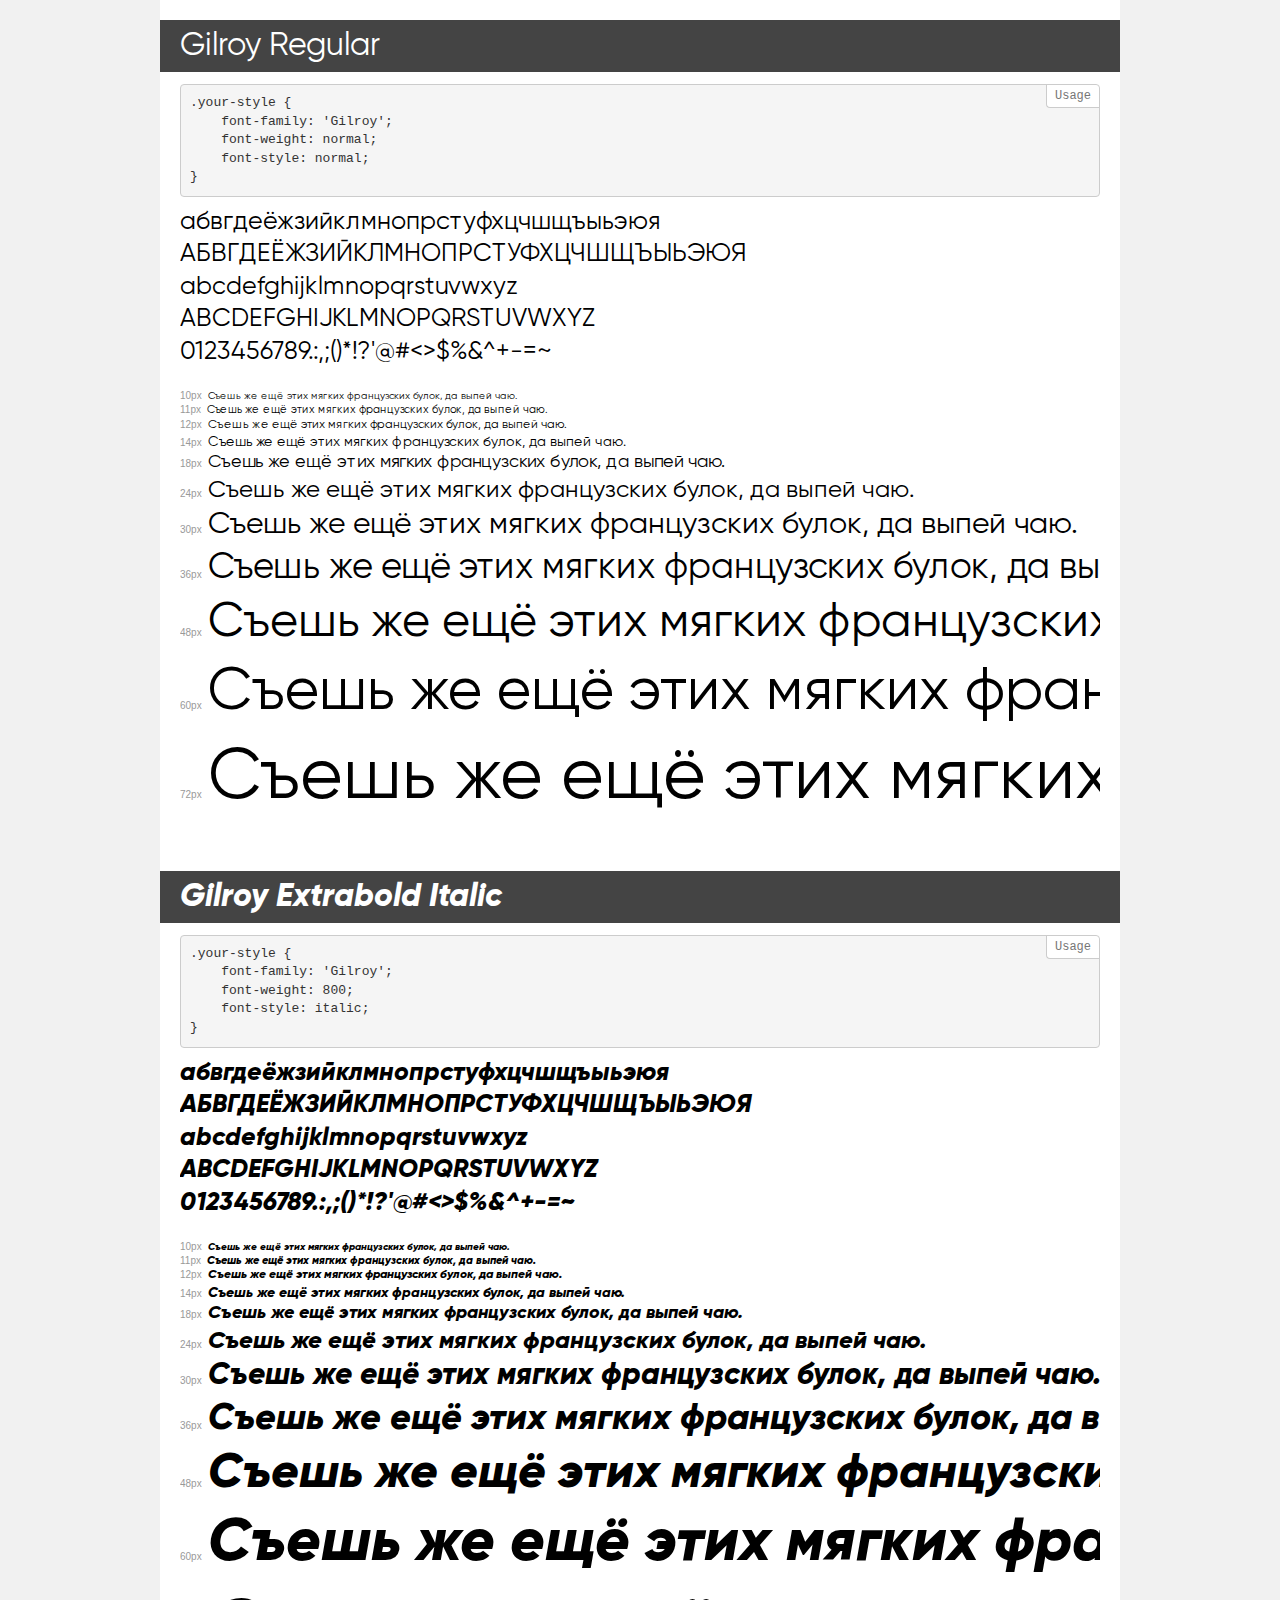
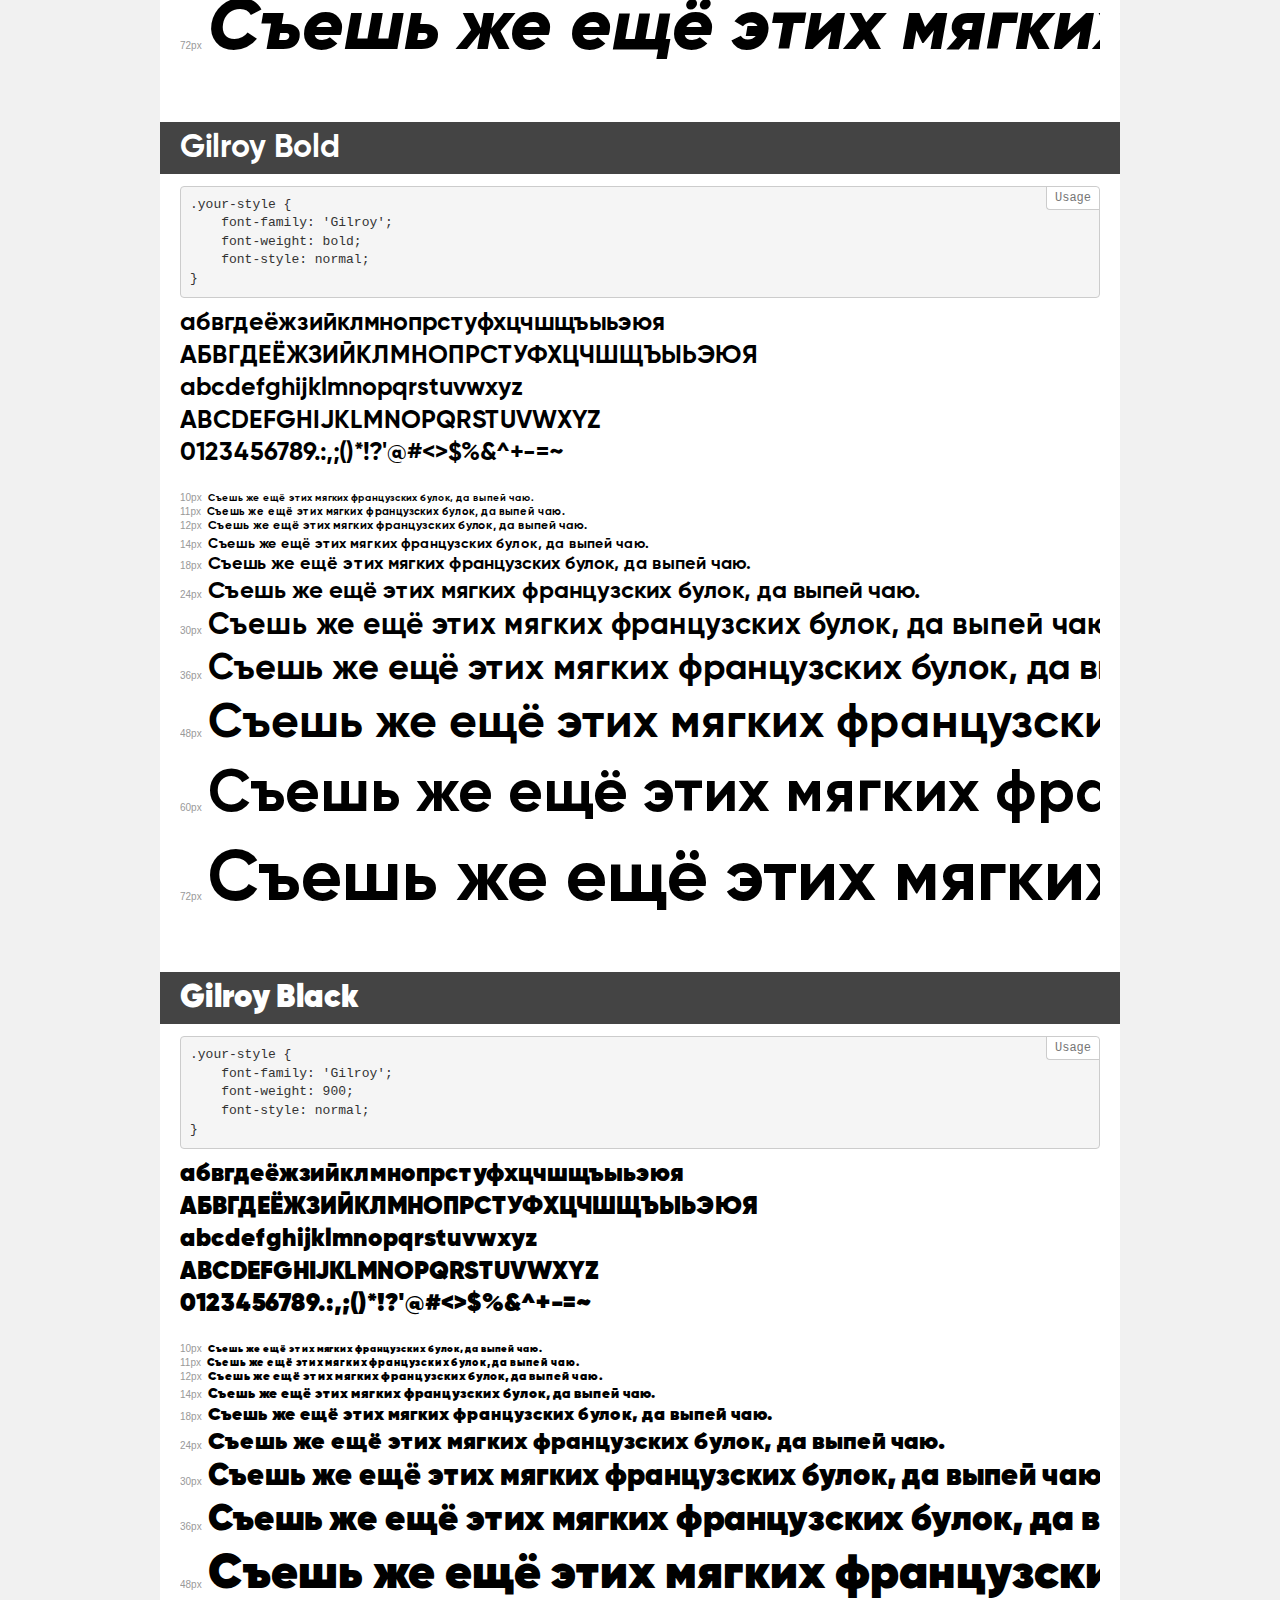
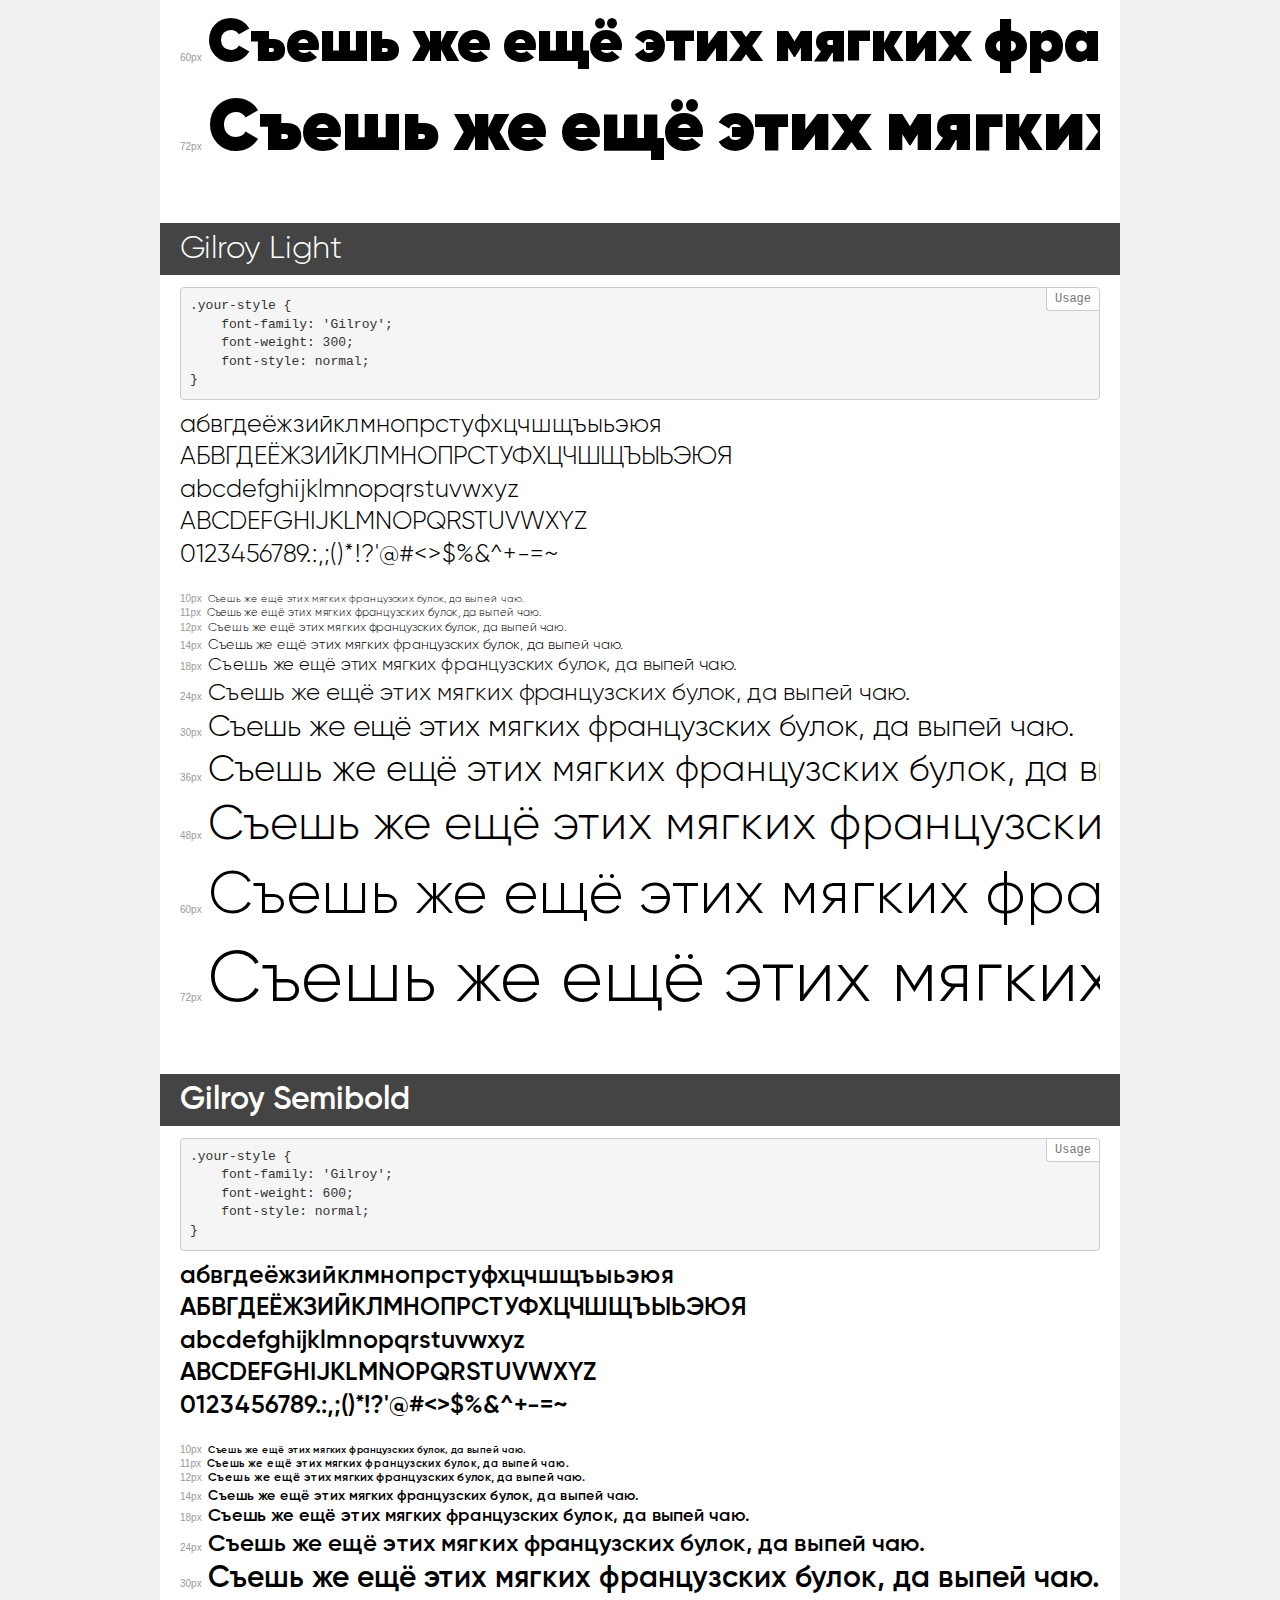
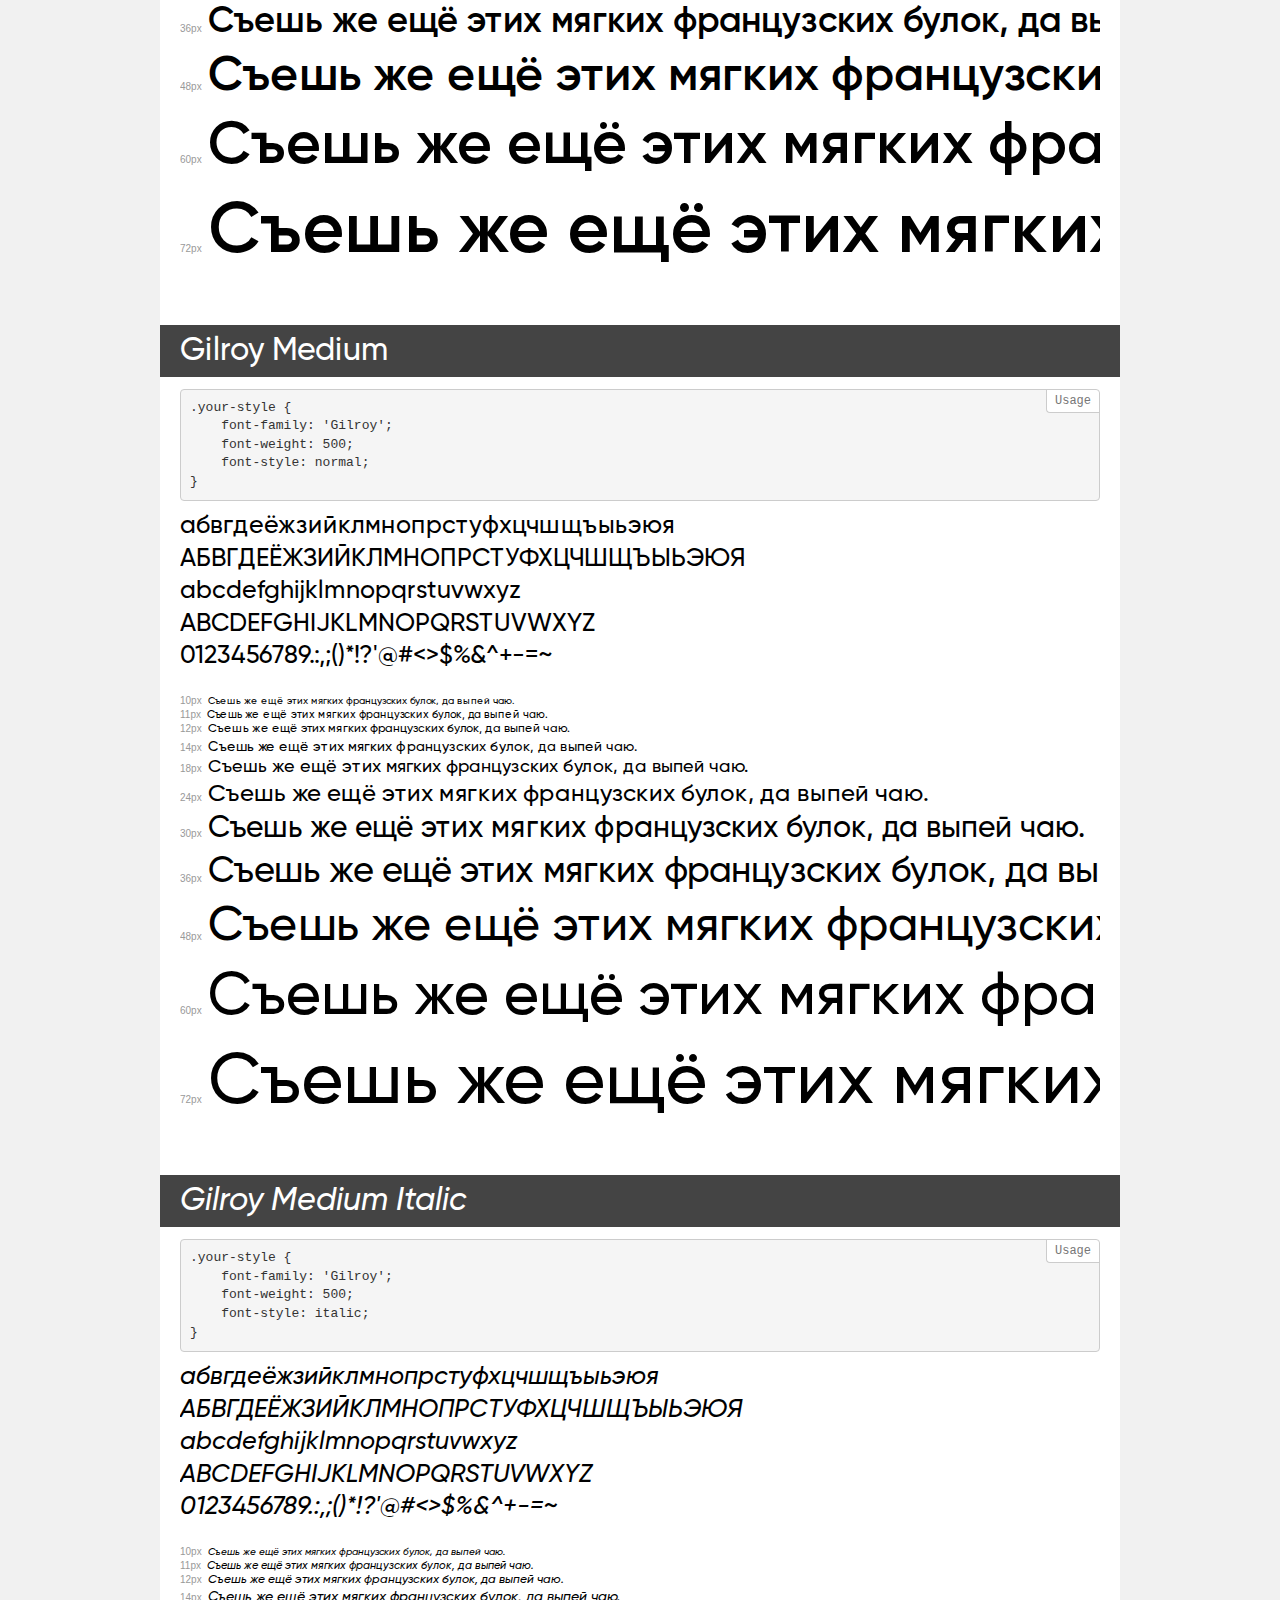
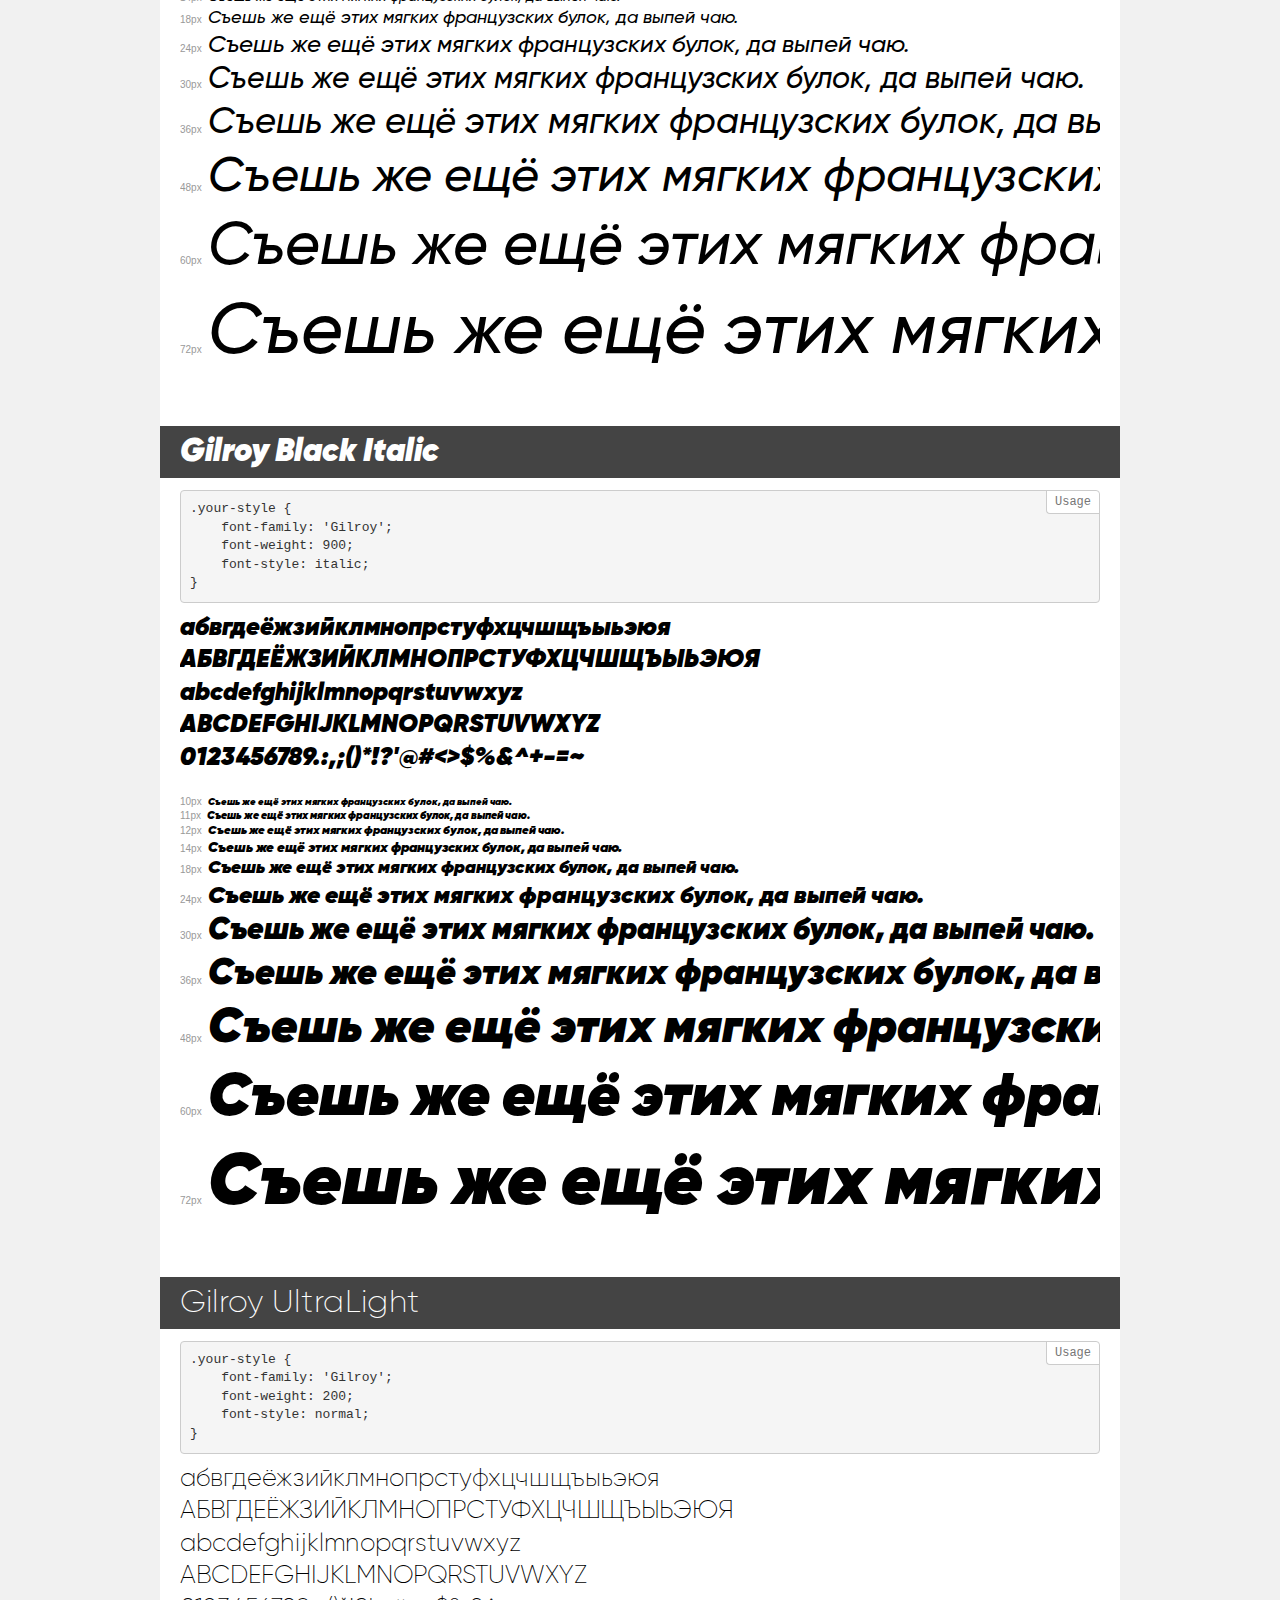
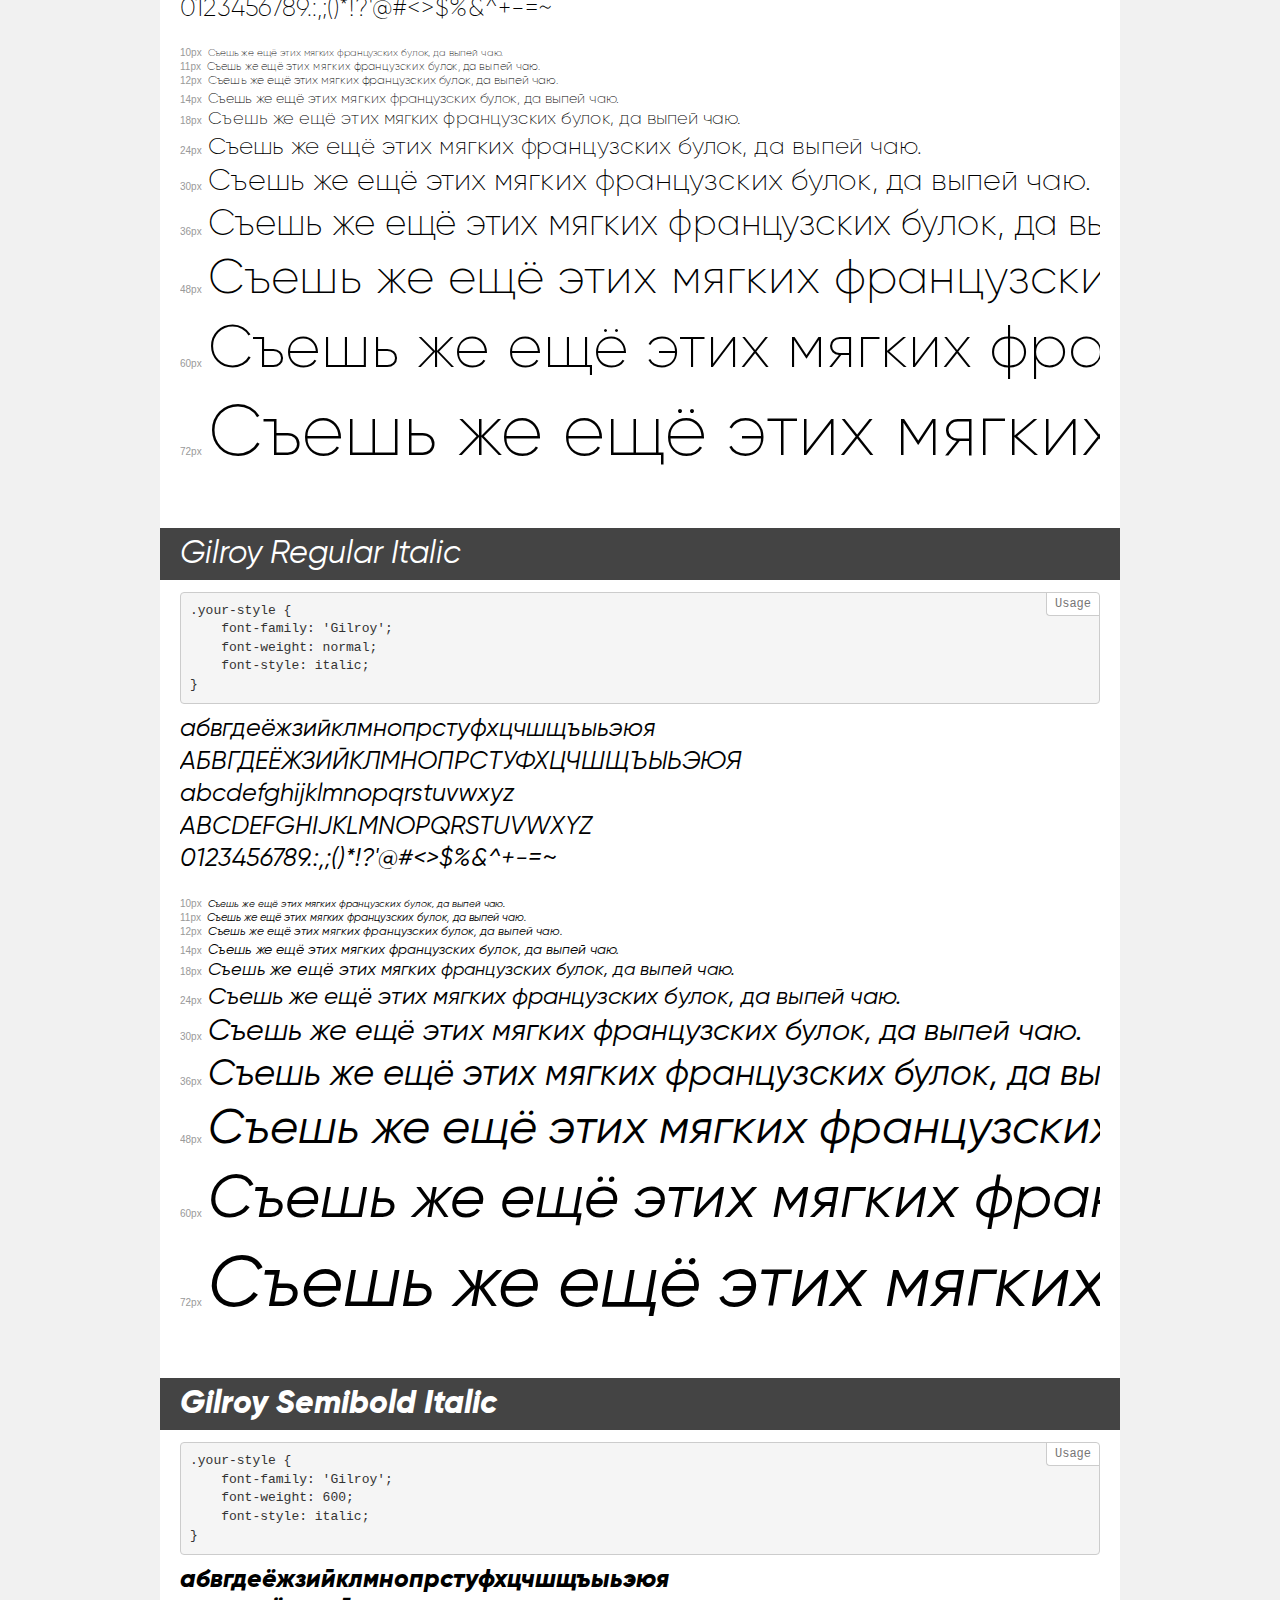
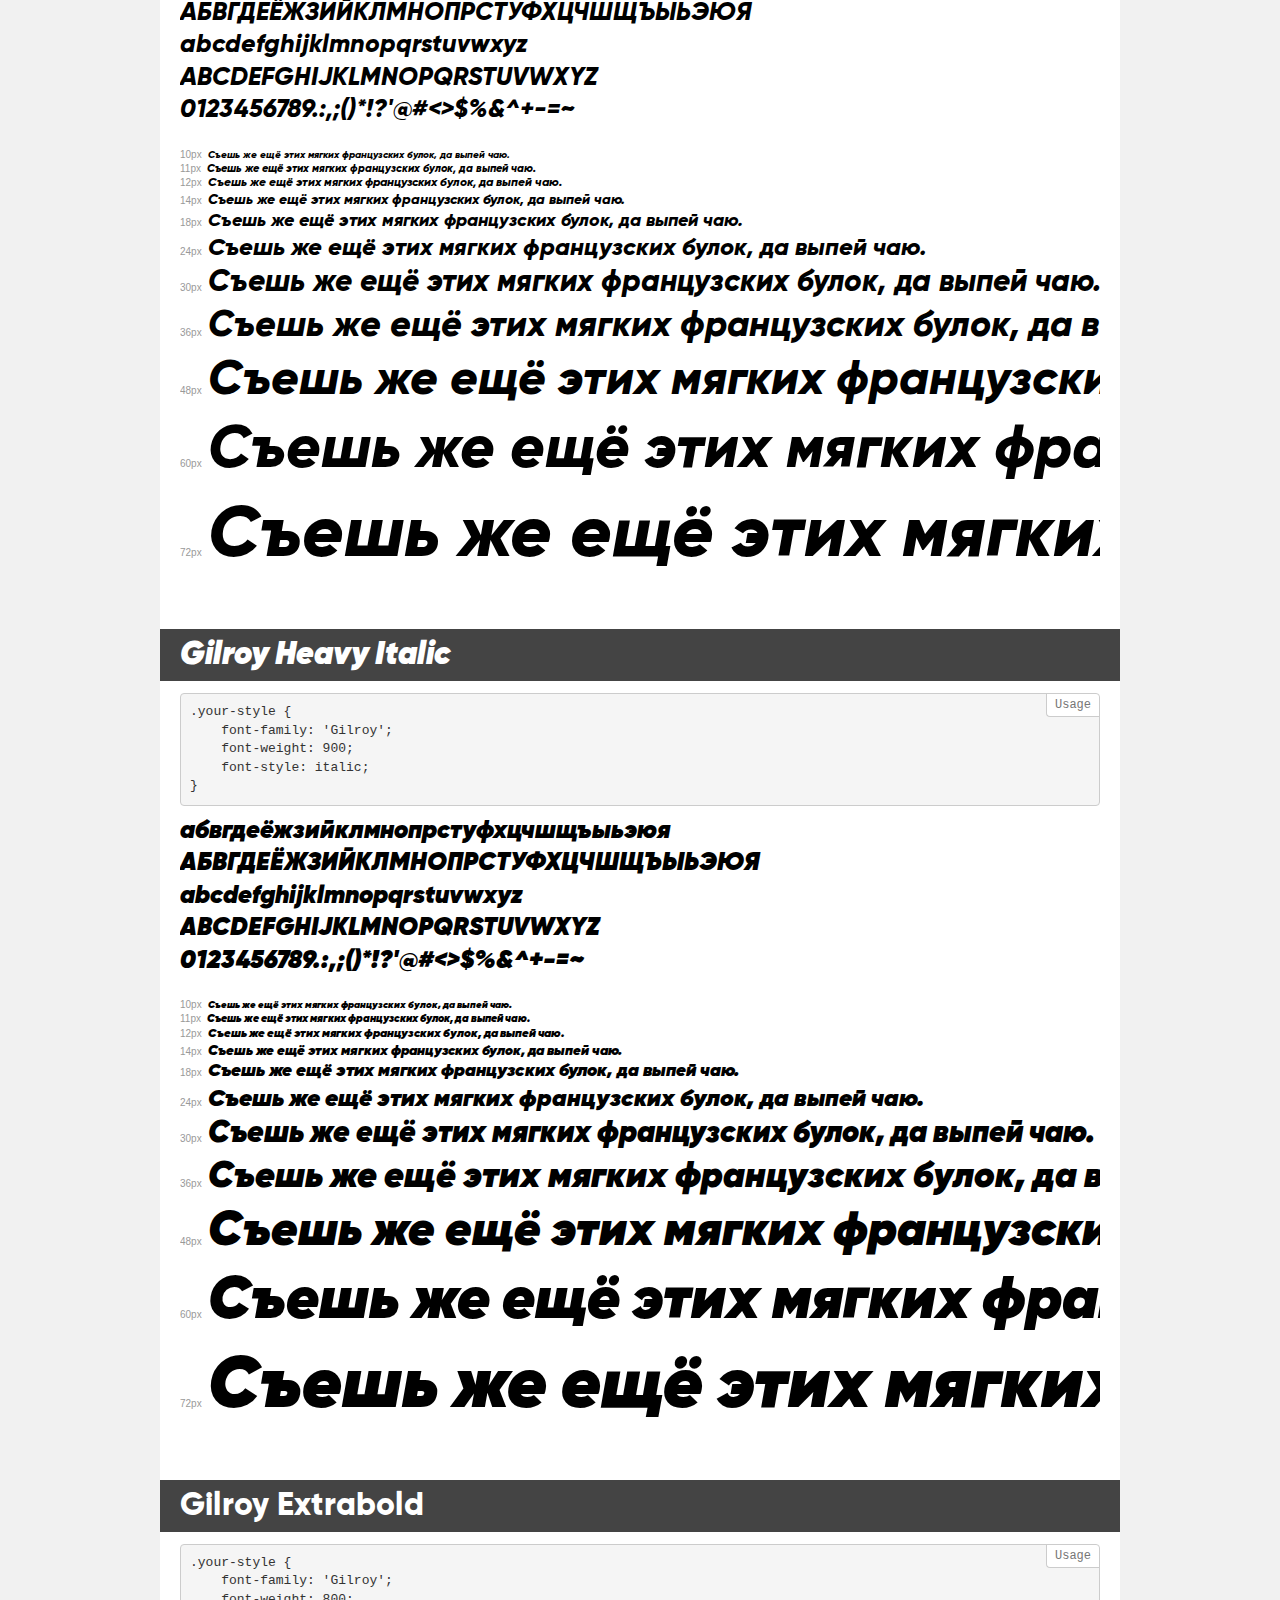
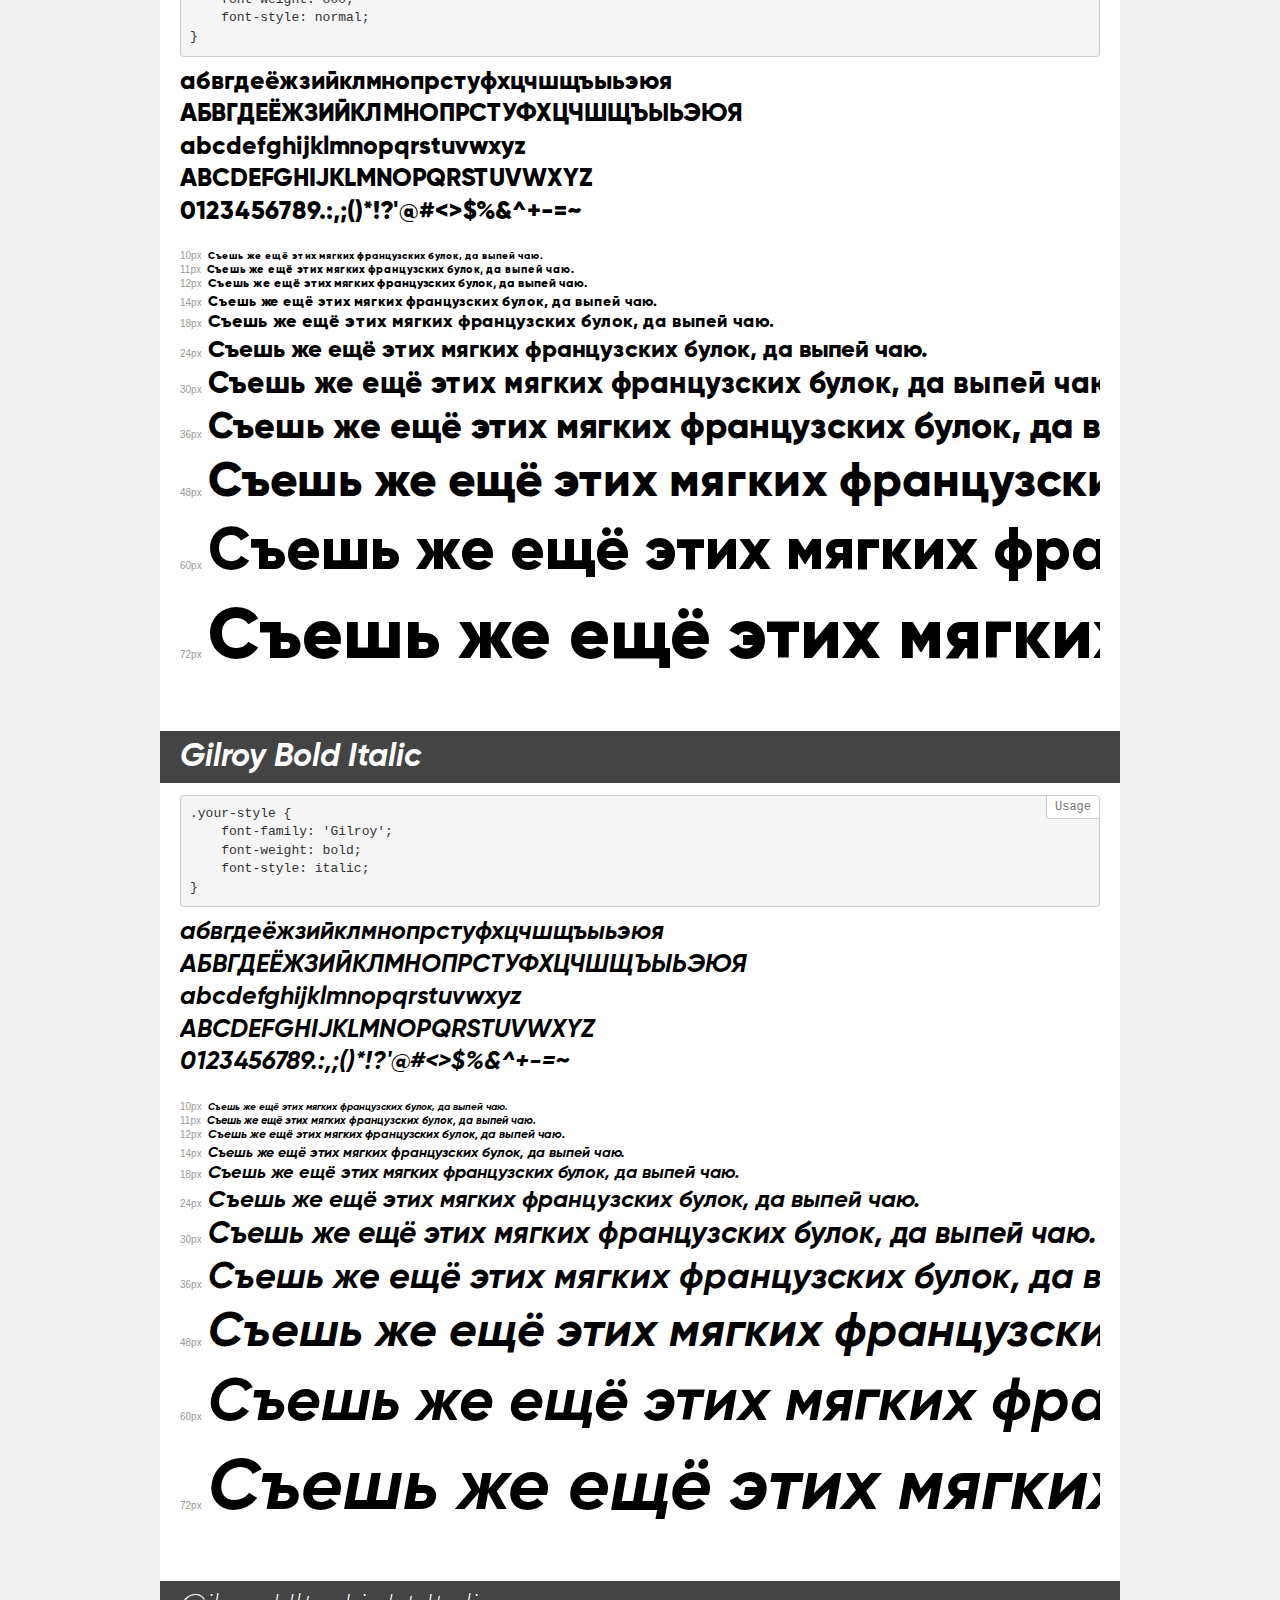
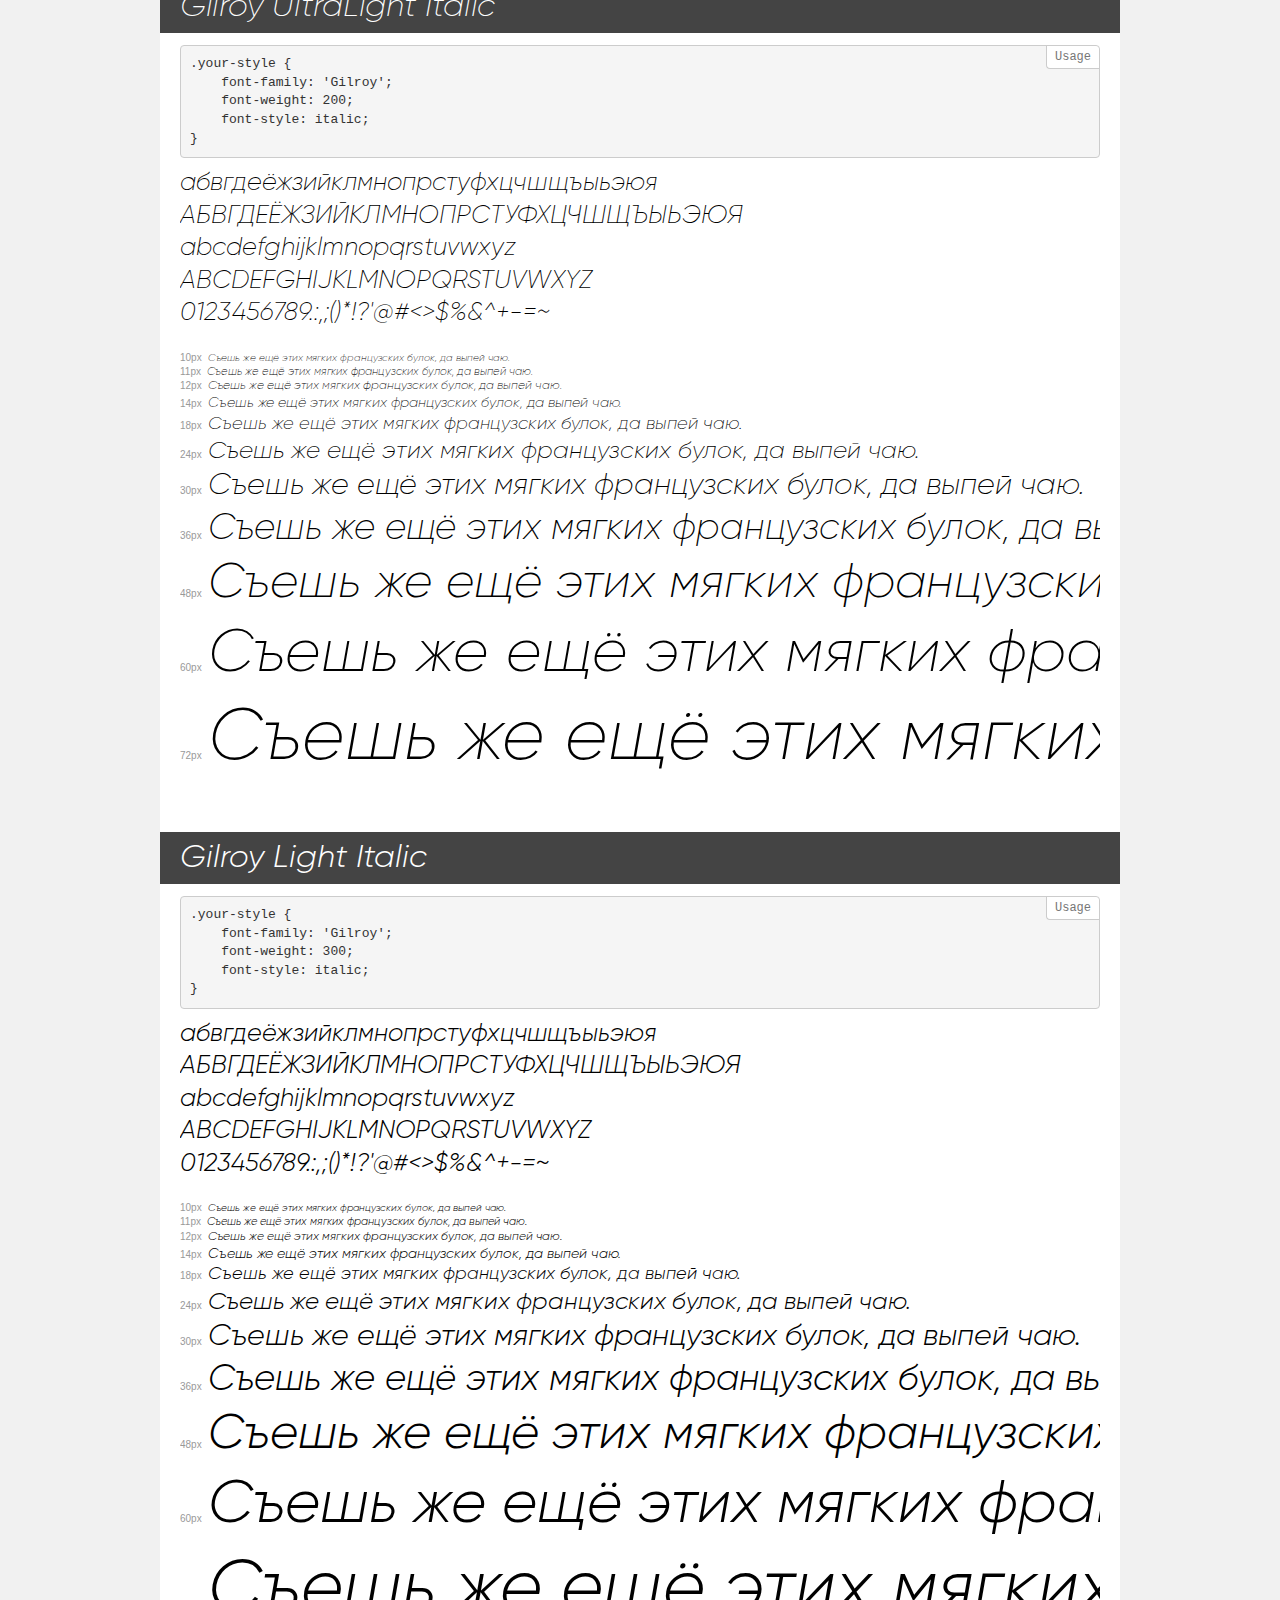
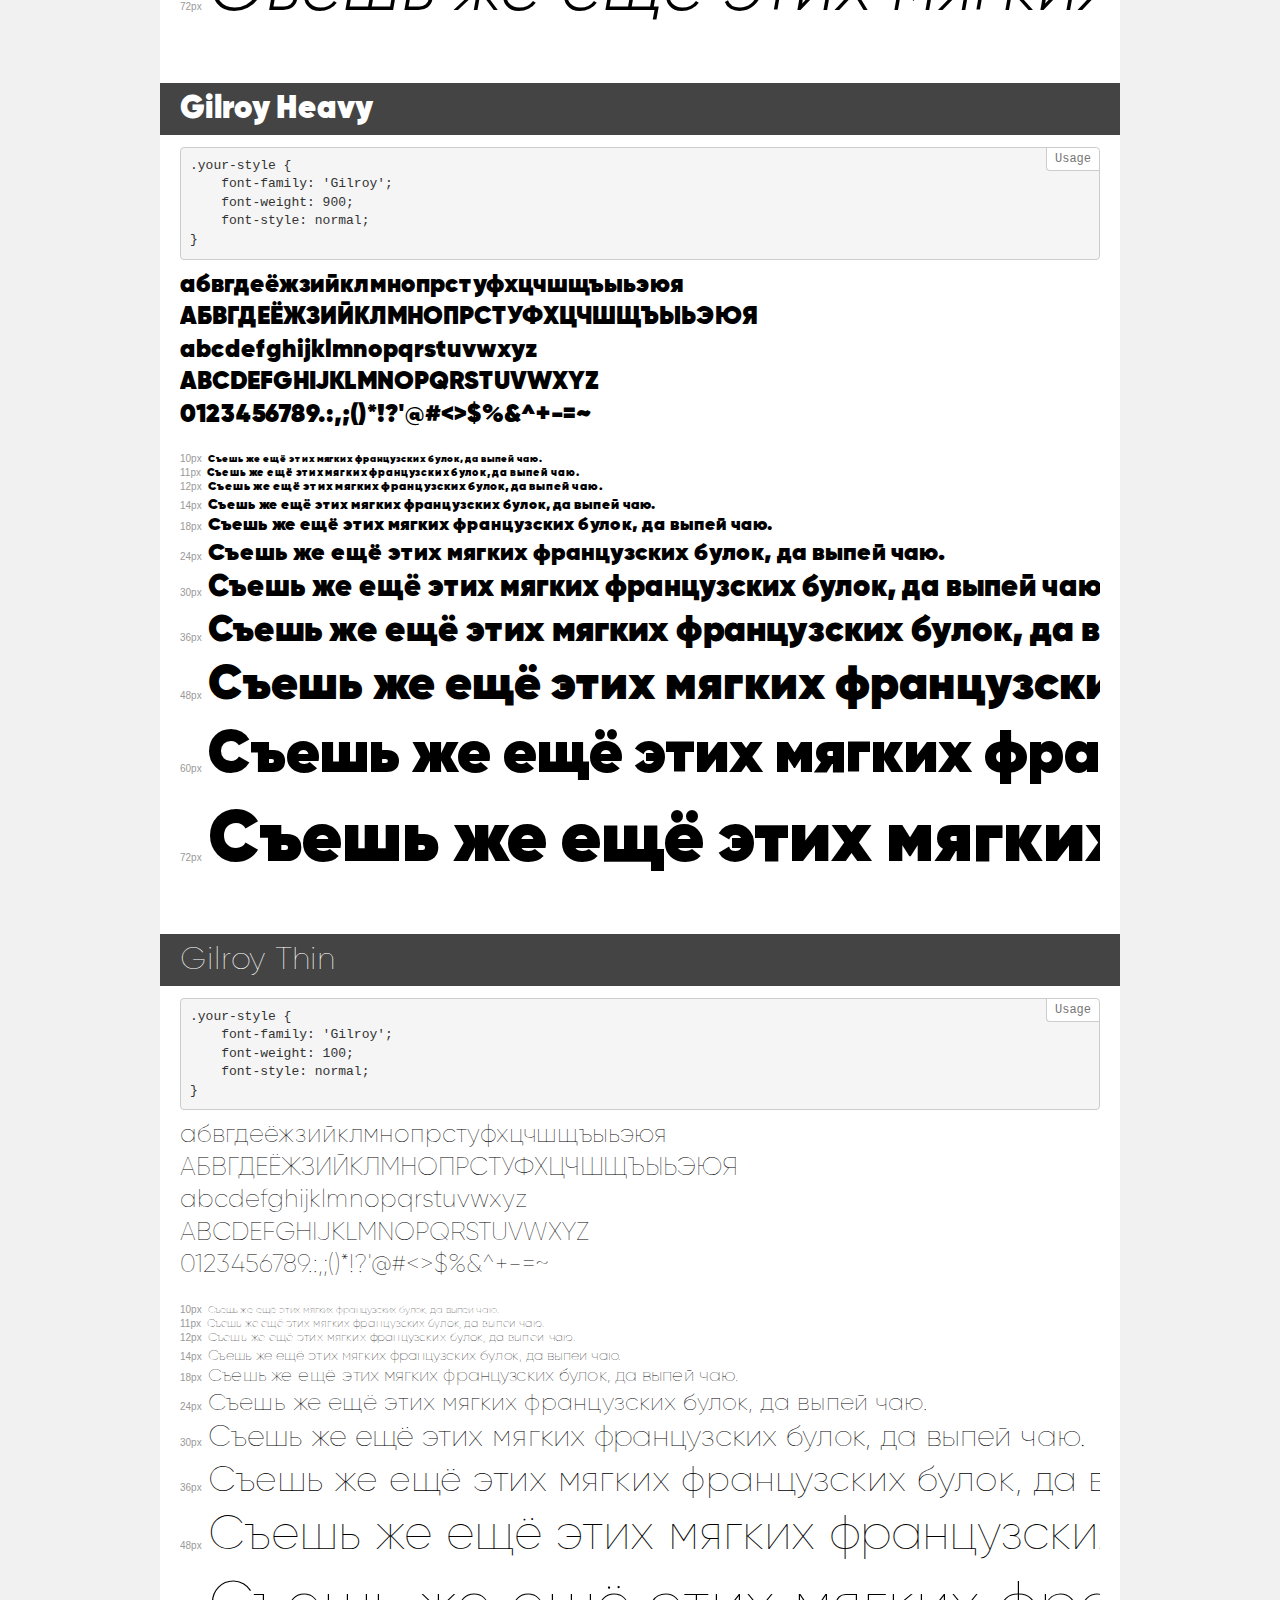
<file: fonts/Gilroy/demo.html>
<!DOCTYPE html>
<html>
<head>
    <meta charset="utf-8">
    <meta http-equiv="X-UA-Compatible" content="IE=edge">
    <meta name="viewport" content="width=device-width, initial-scale=1">
    <meta name="robots" content="noindex, noarchive">
    <meta name="format-detection" content="telephone=no">
    <title>Transfonter demo</title>
    <link href="stylesheet.css" rel="stylesheet">
    <style>
        /*
        http://meyerweb.com/eric/tools/css/reset/
        v2.0 | 20110126
        License: none (public domain)
        */
        html, body, div, span, applet, object, iframe,
        h1, h2, h3, h4, h5, h6, p, blockquote, pre,
        a, abbr, acronym, address, big, cite, code,
        del, dfn, em, img, ins, kbd, q, s, samp,
        small, strike, strong, sub, sup, tt, var,
        b, u, i, center,
        dl, dt, dd, ol, ul, li,
        fieldset, form, label, legend,
        table, caption, tbody, tfoot, thead, tr, th, td,
        article, aside, canvas, details, embed,
        figure, figcaption, footer, header, hgroup,
        menu, nav, output, ruby, section, summary,
        time, mark, audio, video {
            margin: 0;
            padding: 0;
            border: 0;
            font-size: 100%;
            font: inherit;
            vertical-align: baseline;
        }
        /* HTML5 display-role reset for older browsers */
        article, aside, details, figcaption, figure,
        footer, header, hgroup, menu, nav, section {
            display: block;
        }
        body {
            line-height: 1;
        }
        ol, ul {
            list-style: none;
        }
        blockquote, q {
            quotes: none;
        }
        blockquote:before, blockquote:after,
        q:before, q:after {
            content: '';
            content: none;
        }
        table {
            border-collapse: collapse;
            border-spacing: 0;
        }
        /* common styles */
        body {
            background: #f1f1f1;
            color: #000;
        }
        .page {
            background: #fff;
            width: 920px;
            margin: 0 auto;
            padding: 20px 20px 0 20px;
            overflow: hidden;
        }
        .font-container {
            overflow-x: auto;
            overflow-y: hidden;
            margin-bottom: 40px;
            line-height: 1.3;
            white-space: nowrap;
            padding-bottom: 5px;
        }
        h1 {
            position: relative;
            background: #444;
            font-size: 32px;
            color: #fff;
            padding: 10px 20px;
            margin: 0 -20px 12px -20px;
        }
        .letters {
            font-size: 25px;
            margin-bottom: 20px;
        }
        .s10:before {
            content: '10px';
        }
        .s11:before {
            content: '11px';
        }
        .s12:before {
            content: '12px';
        }
        .s14:before {
            content: '14px';
        }
        .s18:before {
            content: '18px';
        }
        .s24:before {
            content: '24px';
        }
        .s30:before {
            content: '30px';
        }
        .s36:before {
            content: '36px';
        }
        .s48:before {
            content: '48px';
        }
        .s60:before {
            content: '60px';
        }
        .s72:before {
            content: '72px';
        }
        .s10:before, .s11:before, .s12:before, .s14:before,
        .s18:before, .s24:before, .s30:before, .s36:before,
        .s48:before, .s60:before, .s72:before {
            font-family: Arial, sans-serif;
            font-size: 10px;
            font-weight: normal;
            font-style: normal;
            color: #999;
            padding-right: 6px;
        }
        pre {
            display: block;
            position: relative;
            padding: 9px;
            margin: 0 0 10px;
            font-family: Monaco, Menlo, Consolas, "Courier New", monospace !important;
            font-size: 13px;
            line-height: 1.428571429;
            color: #333;
            font-weight: normal !important;
            font-style: normal !important;
            background-color: #f5f5f5;
            border: 1px solid #ccc;
            overflow-x: auto;
            border-radius: 4px;
        }
        pre:after {
            display: block;
            position: absolute;
            right: 0;
            top: 0;
            content: 'Usage';
            line-height: 1;
            padding: 5px 8px;
            font-size: 12px;
            color: #767676;
            background-color: #fff;
            border: 1px solid #ccc;
            border-right: none;
            border-top: none;
            border-radius: 0 4px 0 4px;
            z-index: 10;
        }
        /* responsive */
        @media (max-width: 959px) {
            .page {
                width: auto;
                margin: 0;
            }
        }
    </style>
</head>
<body>
<div class="page">
    <div class="demo" style="font-family: 'Gilroy'; font-weight: normal; font-style: normal;">
        <h1>Gilroy Regular</h1>
        <pre>.your-style {
    font-family: 'Gilroy';
    font-weight: normal;
    font-style: normal;
}</pre>
        <div class="font-container">
            <p class="letters">
                абвгдеёжзийклмнопрстуфхцчшщъыьэюя<br>
АБВГДЕЁЖЗИЙКЛМНОПРСТУФХЦЧШЩЪЫЬЭЮЯ<br>
abcdefghijklmnopqrstuvwxyz<br>
ABCDEFGHIJKLMNOPQRSTUVWXYZ<br>
                0123456789.:,;()*!?'@#<>$%&^+-=~
            </p>
            <p class="s10" style="font-size: 10px;">Съешь же ещё этих мягких французских булок, да выпей чаю.</p>
            <p class="s11" style="font-size: 11px;">Съешь же ещё этих мягких французских булок, да выпей чаю.</p>
            <p class="s12" style="font-size: 12px;">Съешь же ещё этих мягких французских булок, да выпей чаю.</p>
            <p class="s14" style="font-size: 14px;">Съешь же ещё этих мягких французских булок, да выпей чаю.</p>
            <p class="s18" style="font-size: 18px;">Съешь же ещё этих мягких французских булок, да выпей чаю.</p>
            <p class="s24" style="font-size: 24px;">Съешь же ещё этих мягких французских булок, да выпей чаю.</p>
            <p class="s30" style="font-size: 30px;">Съешь же ещё этих мягких французских булок, да выпей чаю.</p>
            <p class="s36" style="font-size: 36px;">Съешь же ещё этих мягких французских булок, да выпей чаю.</p>
            <p class="s48" style="font-size: 48px;">Съешь же ещё этих мягких французских булок, да выпей чаю.</p>
            <p class="s60" style="font-size: 60px;">Съешь же ещё этих мягких французских булок, да выпей чаю.</p>
            <p class="s72" style="font-size: 72px;">Съешь же ещё этих мягких французских булок, да выпей чаю.</p>
        </div>
    </div>
    <div class="demo" style="font-family: 'Gilroy'; font-weight: 800; font-style: italic;">
        <h1>Gilroy Extrabold Italic</h1>
        <pre>.your-style {
    font-family: 'Gilroy';
    font-weight: 800;
    font-style: italic;
}</pre>
        <div class="font-container">
            <p class="letters">
                абвгдеёжзийклмнопрстуфхцчшщъыьэюя<br>
АБВГДЕЁЖЗИЙКЛМНОПРСТУФХЦЧШЩЪЫЬЭЮЯ<br>
abcdefghijklmnopqrstuvwxyz<br>
ABCDEFGHIJKLMNOPQRSTUVWXYZ<br>
                0123456789.:,;()*!?'@#<>$%&^+-=~
            </p>
            <p class="s10" style="font-size: 10px;">Съешь же ещё этих мягких французских булок, да выпей чаю.</p>
            <p class="s11" style="font-size: 11px;">Съешь же ещё этих мягких французских булок, да выпей чаю.</p>
            <p class="s12" style="font-size: 12px;">Съешь же ещё этих мягких французских булок, да выпей чаю.</p>
            <p class="s14" style="font-size: 14px;">Съешь же ещё этих мягких французских булок, да выпей чаю.</p>
            <p class="s18" style="font-size: 18px;">Съешь же ещё этих мягких французских булок, да выпей чаю.</p>
            <p class="s24" style="font-size: 24px;">Съешь же ещё этих мягких французских булок, да выпей чаю.</p>
            <p class="s30" style="font-size: 30px;">Съешь же ещё этих мягких французских булок, да выпей чаю.</p>
            <p class="s36" style="font-size: 36px;">Съешь же ещё этих мягких французских булок, да выпей чаю.</p>
            <p class="s48" style="font-size: 48px;">Съешь же ещё этих мягких французских булок, да выпей чаю.</p>
            <p class="s60" style="font-size: 60px;">Съешь же ещё этих мягких французских булок, да выпей чаю.</p>
            <p class="s72" style="font-size: 72px;">Съешь же ещё этих мягких французских булок, да выпей чаю.</p>
        </div>
    </div>
    <div class="demo" style="font-family: 'Gilroy'; font-weight: bold; font-style: normal;">
        <h1>Gilroy Bold</h1>
        <pre>.your-style {
    font-family: 'Gilroy';
    font-weight: bold;
    font-style: normal;
}</pre>
        <div class="font-container">
            <p class="letters">
                абвгдеёжзийклмнопрстуфхцчшщъыьэюя<br>
АБВГДЕЁЖЗИЙКЛМНОПРСТУФХЦЧШЩЪЫЬЭЮЯ<br>
abcdefghijklmnopqrstuvwxyz<br>
ABCDEFGHIJKLMNOPQRSTUVWXYZ<br>
                0123456789.:,;()*!?'@#<>$%&^+-=~
            </p>
            <p class="s10" style="font-size: 10px;">Съешь же ещё этих мягких французских булок, да выпей чаю.</p>
            <p class="s11" style="font-size: 11px;">Съешь же ещё этих мягких французских булок, да выпей чаю.</p>
            <p class="s12" style="font-size: 12px;">Съешь же ещё этих мягких французских булок, да выпей чаю.</p>
            <p class="s14" style="font-size: 14px;">Съешь же ещё этих мягких французских булок, да выпей чаю.</p>
            <p class="s18" style="font-size: 18px;">Съешь же ещё этих мягких французских булок, да выпей чаю.</p>
            <p class="s24" style="font-size: 24px;">Съешь же ещё этих мягких французских булок, да выпей чаю.</p>
            <p class="s30" style="font-size: 30px;">Съешь же ещё этих мягких французских булок, да выпей чаю.</p>
            <p class="s36" style="font-size: 36px;">Съешь же ещё этих мягких французских булок, да выпей чаю.</p>
            <p class="s48" style="font-size: 48px;">Съешь же ещё этих мягких французских булок, да выпей чаю.</p>
            <p class="s60" style="font-size: 60px;">Съешь же ещё этих мягких французских булок, да выпей чаю.</p>
            <p class="s72" style="font-size: 72px;">Съешь же ещё этих мягких французских булок, да выпей чаю.</p>
        </div>
    </div>
    <div class="demo" style="font-family: 'Gilroy'; font-weight: 900; font-style: normal;">
        <h1>Gilroy Black</h1>
        <pre>.your-style {
    font-family: 'Gilroy';
    font-weight: 900;
    font-style: normal;
}</pre>
        <div class="font-container">
            <p class="letters">
                абвгдеёжзийклмнопрстуфхцчшщъыьэюя<br>
АБВГДЕЁЖЗИЙКЛМНОПРСТУФХЦЧШЩЪЫЬЭЮЯ<br>
abcdefghijklmnopqrstuvwxyz<br>
ABCDEFGHIJKLMNOPQRSTUVWXYZ<br>
                0123456789.:,;()*!?'@#<>$%&^+-=~
            </p>
            <p class="s10" style="font-size: 10px;">Съешь же ещё этих мягких французских булок, да выпей чаю.</p>
            <p class="s11" style="font-size: 11px;">Съешь же ещё этих мягких французских булок, да выпей чаю.</p>
            <p class="s12" style="font-size: 12px;">Съешь же ещё этих мягких французских булок, да выпей чаю.</p>
            <p class="s14" style="font-size: 14px;">Съешь же ещё этих мягких французских булок, да выпей чаю.</p>
            <p class="s18" style="font-size: 18px;">Съешь же ещё этих мягких французских булок, да выпей чаю.</p>
            <p class="s24" style="font-size: 24px;">Съешь же ещё этих мягких французских булок, да выпей чаю.</p>
            <p class="s30" style="font-size: 30px;">Съешь же ещё этих мягких французских булок, да выпей чаю.</p>
            <p class="s36" style="font-size: 36px;">Съешь же ещё этих мягких французских булок, да выпей чаю.</p>
            <p class="s48" style="font-size: 48px;">Съешь же ещё этих мягких французских булок, да выпей чаю.</p>
            <p class="s60" style="font-size: 60px;">Съешь же ещё этих мягких французских булок, да выпей чаю.</p>
            <p class="s72" style="font-size: 72px;">Съешь же ещё этих мягких французских булок, да выпей чаю.</p>
        </div>
    </div>
    <div class="demo" style="font-family: 'Gilroy'; font-weight: 300; font-style: normal;">
        <h1>Gilroy Light</h1>
        <pre>.your-style {
    font-family: 'Gilroy';
    font-weight: 300;
    font-style: normal;
}</pre>
        <div class="font-container">
            <p class="letters">
                абвгдеёжзийклмнопрстуфхцчшщъыьэюя<br>
АБВГДЕЁЖЗИЙКЛМНОПРСТУФХЦЧШЩЪЫЬЭЮЯ<br>
abcdefghijklmnopqrstuvwxyz<br>
ABCDEFGHIJKLMNOPQRSTUVWXYZ<br>
                0123456789.:,;()*!?'@#<>$%&^+-=~
            </p>
            <p class="s10" style="font-size: 10px;">Съешь же ещё этих мягких французских булок, да выпей чаю.</p>
            <p class="s11" style="font-size: 11px;">Съешь же ещё этих мягких французских булок, да выпей чаю.</p>
            <p class="s12" style="font-size: 12px;">Съешь же ещё этих мягких французских булок, да выпей чаю.</p>
            <p class="s14" style="font-size: 14px;">Съешь же ещё этих мягких французских булок, да выпей чаю.</p>
            <p class="s18" style="font-size: 18px;">Съешь же ещё этих мягких французских булок, да выпей чаю.</p>
            <p class="s24" style="font-size: 24px;">Съешь же ещё этих мягких французских булок, да выпей чаю.</p>
            <p class="s30" style="font-size: 30px;">Съешь же ещё этих мягких французских булок, да выпей чаю.</p>
            <p class="s36" style="font-size: 36px;">Съешь же ещё этих мягких французских булок, да выпей чаю.</p>
            <p class="s48" style="font-size: 48px;">Съешь же ещё этих мягких французских булок, да выпей чаю.</p>
            <p class="s60" style="font-size: 60px;">Съешь же ещё этих мягких французских булок, да выпей чаю.</p>
            <p class="s72" style="font-size: 72px;">Съешь же ещё этих мягких французских булок, да выпей чаю.</p>
        </div>
    </div>
    <div class="demo" style="font-family: 'Gilroy'; font-weight: 600; font-style: normal;">
        <h1>Gilroy Semibold</h1>
        <pre>.your-style {
    font-family: 'Gilroy';
    font-weight: 600;
    font-style: normal;
}</pre>
        <div class="font-container">
            <p class="letters">
                абвгдеёжзийклмнопрстуфхцчшщъыьэюя<br>
АБВГДЕЁЖЗИЙКЛМНОПРСТУФХЦЧШЩЪЫЬЭЮЯ<br>
abcdefghijklmnopqrstuvwxyz<br>
ABCDEFGHIJKLMNOPQRSTUVWXYZ<br>
                0123456789.:,;()*!?'@#<>$%&^+-=~
            </p>
            <p class="s10" style="font-size: 10px;">Съешь же ещё этих мягких французских булок, да выпей чаю.</p>
            <p class="s11" style="font-size: 11px;">Съешь же ещё этих мягких французских булок, да выпей чаю.</p>
            <p class="s12" style="font-size: 12px;">Съешь же ещё этих мягких французских булок, да выпей чаю.</p>
            <p class="s14" style="font-size: 14px;">Съешь же ещё этих мягких французских булок, да выпей чаю.</p>
            <p class="s18" style="font-size: 18px;">Съешь же ещё этих мягких французских булок, да выпей чаю.</p>
            <p class="s24" style="font-size: 24px;">Съешь же ещё этих мягких французских булок, да выпей чаю.</p>
            <p class="s30" style="font-size: 30px;">Съешь же ещё этих мягких французских булок, да выпей чаю.</p>
            <p class="s36" style="font-size: 36px;">Съешь же ещё этих мягких французских булок, да выпей чаю.</p>
            <p class="s48" style="font-size: 48px;">Съешь же ещё этих мягких французских булок, да выпей чаю.</p>
            <p class="s60" style="font-size: 60px;">Съешь же ещё этих мягких французских булок, да выпей чаю.</p>
            <p class="s72" style="font-size: 72px;">Съешь же ещё этих мягких французских булок, да выпей чаю.</p>
        </div>
    </div>
    <div class="demo" style="font-family: 'Gilroy'; font-weight: 500; font-style: normal;">
        <h1>Gilroy Medium</h1>
        <pre>.your-style {
    font-family: 'Gilroy';
    font-weight: 500;
    font-style: normal;
}</pre>
        <div class="font-container">
            <p class="letters">
                абвгдеёжзийклмнопрстуфхцчшщъыьэюя<br>
АБВГДЕЁЖЗИЙКЛМНОПРСТУФХЦЧШЩЪЫЬЭЮЯ<br>
abcdefghijklmnopqrstuvwxyz<br>
ABCDEFGHIJKLMNOPQRSTUVWXYZ<br>
                0123456789.:,;()*!?'@#<>$%&^+-=~
            </p>
            <p class="s10" style="font-size: 10px;">Съешь же ещё этих мягких французских булок, да выпей чаю.</p>
            <p class="s11" style="font-size: 11px;">Съешь же ещё этих мягких французских булок, да выпей чаю.</p>
            <p class="s12" style="font-size: 12px;">Съешь же ещё этих мягких французских булок, да выпей чаю.</p>
            <p class="s14" style="font-size: 14px;">Съешь же ещё этих мягких французских булок, да выпей чаю.</p>
            <p class="s18" style="font-size: 18px;">Съешь же ещё этих мягких французских булок, да выпей чаю.</p>
            <p class="s24" style="font-size: 24px;">Съешь же ещё этих мягких французских булок, да выпей чаю.</p>
            <p class="s30" style="font-size: 30px;">Съешь же ещё этих мягких французских булок, да выпей чаю.</p>
            <p class="s36" style="font-size: 36px;">Съешь же ещё этих мягких французских булок, да выпей чаю.</p>
            <p class="s48" style="font-size: 48px;">Съешь же ещё этих мягких французских булок, да выпей чаю.</p>
            <p class="s60" style="font-size: 60px;">Съешь же ещё этих мягких французских булок, да выпей чаю.</p>
            <p class="s72" style="font-size: 72px;">Съешь же ещё этих мягких французских булок, да выпей чаю.</p>
        </div>
    </div>
    <div class="demo" style="font-family: 'Gilroy'; font-weight: 500; font-style: italic;">
        <h1>Gilroy Medium Italic</h1>
        <pre>.your-style {
    font-family: 'Gilroy';
    font-weight: 500;
    font-style: italic;
}</pre>
        <div class="font-container">
            <p class="letters">
                абвгдеёжзийклмнопрстуфхцчшщъыьэюя<br>
АБВГДЕЁЖЗИЙКЛМНОПРСТУФХЦЧШЩЪЫЬЭЮЯ<br>
abcdefghijklmnopqrstuvwxyz<br>
ABCDEFGHIJKLMNOPQRSTUVWXYZ<br>
                0123456789.:,;()*!?'@#<>$%&^+-=~
            </p>
            <p class="s10" style="font-size: 10px;">Съешь же ещё этих мягких французских булок, да выпей чаю.</p>
            <p class="s11" style="font-size: 11px;">Съешь же ещё этих мягких французских булок, да выпей чаю.</p>
            <p class="s12" style="font-size: 12px;">Съешь же ещё этих мягких французских булок, да выпей чаю.</p>
            <p class="s14" style="font-size: 14px;">Съешь же ещё этих мягких французских булок, да выпей чаю.</p>
            <p class="s18" style="font-size: 18px;">Съешь же ещё этих мягких французских булок, да выпей чаю.</p>
            <p class="s24" style="font-size: 24px;">Съешь же ещё этих мягких французских булок, да выпей чаю.</p>
            <p class="s30" style="font-size: 30px;">Съешь же ещё этих мягких французских булок, да выпей чаю.</p>
            <p class="s36" style="font-size: 36px;">Съешь же ещё этих мягких французских булок, да выпей чаю.</p>
            <p class="s48" style="font-size: 48px;">Съешь же ещё этих мягких французских булок, да выпей чаю.</p>
            <p class="s60" style="font-size: 60px;">Съешь же ещё этих мягких французских булок, да выпей чаю.</p>
            <p class="s72" style="font-size: 72px;">Съешь же ещё этих мягких французских булок, да выпей чаю.</p>
        </div>
    </div>
    <div class="demo" style="font-family: 'Gilroy'; font-weight: 900; font-style: italic;">
        <h1>Gilroy Black Italic</h1>
        <pre>.your-style {
    font-family: 'Gilroy';
    font-weight: 900;
    font-style: italic;
}</pre>
        <div class="font-container">
            <p class="letters">
                абвгдеёжзийклмнопрстуфхцчшщъыьэюя<br>
АБВГДЕЁЖЗИЙКЛМНОПРСТУФХЦЧШЩЪЫЬЭЮЯ<br>
abcdefghijklmnopqrstuvwxyz<br>
ABCDEFGHIJKLMNOPQRSTUVWXYZ<br>
                0123456789.:,;()*!?'@#<>$%&^+-=~
            </p>
            <p class="s10" style="font-size: 10px;">Съешь же ещё этих мягких французских булок, да выпей чаю.</p>
            <p class="s11" style="font-size: 11px;">Съешь же ещё этих мягких французских булок, да выпей чаю.</p>
            <p class="s12" style="font-size: 12px;">Съешь же ещё этих мягких французских булок, да выпей чаю.</p>
            <p class="s14" style="font-size: 14px;">Съешь же ещё этих мягких французских булок, да выпей чаю.</p>
            <p class="s18" style="font-size: 18px;">Съешь же ещё этих мягких французских булок, да выпей чаю.</p>
            <p class="s24" style="font-size: 24px;">Съешь же ещё этих мягких французских булок, да выпей чаю.</p>
            <p class="s30" style="font-size: 30px;">Съешь же ещё этих мягких французских булок, да выпей чаю.</p>
            <p class="s36" style="font-size: 36px;">Съешь же ещё этих мягких французских булок, да выпей чаю.</p>
            <p class="s48" style="font-size: 48px;">Съешь же ещё этих мягких французских булок, да выпей чаю.</p>
            <p class="s60" style="font-size: 60px;">Съешь же ещё этих мягких французских булок, да выпей чаю.</p>
            <p class="s72" style="font-size: 72px;">Съешь же ещё этих мягких французских булок, да выпей чаю.</p>
        </div>
    </div>
    <div class="demo" style="font-family: 'Gilroy'; font-weight: 200; font-style: normal;">
        <h1>Gilroy UltraLight</h1>
        <pre>.your-style {
    font-family: 'Gilroy';
    font-weight: 200;
    font-style: normal;
}</pre>
        <div class="font-container">
            <p class="letters">
                абвгдеёжзийклмнопрстуфхцчшщъыьэюя<br>
АБВГДЕЁЖЗИЙКЛМНОПРСТУФХЦЧШЩЪЫЬЭЮЯ<br>
abcdefghijklmnopqrstuvwxyz<br>
ABCDEFGHIJKLMNOPQRSTUVWXYZ<br>
                0123456789.:,;()*!?'@#<>$%&^+-=~
            </p>
            <p class="s10" style="font-size: 10px;">Съешь же ещё этих мягких французских булок, да выпей чаю.</p>
            <p class="s11" style="font-size: 11px;">Съешь же ещё этих мягких французских булок, да выпей чаю.</p>
            <p class="s12" style="font-size: 12px;">Съешь же ещё этих мягких французских булок, да выпей чаю.</p>
            <p class="s14" style="font-size: 14px;">Съешь же ещё этих мягких французских булок, да выпей чаю.</p>
            <p class="s18" style="font-size: 18px;">Съешь же ещё этих мягких французских булок, да выпей чаю.</p>
            <p class="s24" style="font-size: 24px;">Съешь же ещё этих мягких французских булок, да выпей чаю.</p>
            <p class="s30" style="font-size: 30px;">Съешь же ещё этих мягких французских булок, да выпей чаю.</p>
            <p class="s36" style="font-size: 36px;">Съешь же ещё этих мягких французских булок, да выпей чаю.</p>
            <p class="s48" style="font-size: 48px;">Съешь же ещё этих мягких французских булок, да выпей чаю.</p>
            <p class="s60" style="font-size: 60px;">Съешь же ещё этих мягких французских булок, да выпей чаю.</p>
            <p class="s72" style="font-size: 72px;">Съешь же ещё этих мягких французских булок, да выпей чаю.</p>
        </div>
    </div>
    <div class="demo" style="font-family: 'Gilroy'; font-weight: normal; font-style: italic;">
        <h1>Gilroy Regular Italic</h1>
        <pre>.your-style {
    font-family: 'Gilroy';
    font-weight: normal;
    font-style: italic;
}</pre>
        <div class="font-container">
            <p class="letters">
                абвгдеёжзийклмнопрстуфхцчшщъыьэюя<br>
АБВГДЕЁЖЗИЙКЛМНОПРСТУФХЦЧШЩЪЫЬЭЮЯ<br>
abcdefghijklmnopqrstuvwxyz<br>
ABCDEFGHIJKLMNOPQRSTUVWXYZ<br>
                0123456789.:,;()*!?'@#<>$%&^+-=~
            </p>
            <p class="s10" style="font-size: 10px;">Съешь же ещё этих мягких французских булок, да выпей чаю.</p>
            <p class="s11" style="font-size: 11px;">Съешь же ещё этих мягких французских булок, да выпей чаю.</p>
            <p class="s12" style="font-size: 12px;">Съешь же ещё этих мягких французских булок, да выпей чаю.</p>
            <p class="s14" style="font-size: 14px;">Съешь же ещё этих мягких французских булок, да выпей чаю.</p>
            <p class="s18" style="font-size: 18px;">Съешь же ещё этих мягких французских булок, да выпей чаю.</p>
            <p class="s24" style="font-size: 24px;">Съешь же ещё этих мягких французских булок, да выпей чаю.</p>
            <p class="s30" style="font-size: 30px;">Съешь же ещё этих мягких французских булок, да выпей чаю.</p>
            <p class="s36" style="font-size: 36px;">Съешь же ещё этих мягких французских булок, да выпей чаю.</p>
            <p class="s48" style="font-size: 48px;">Съешь же ещё этих мягких французских булок, да выпей чаю.</p>
            <p class="s60" style="font-size: 60px;">Съешь же ещё этих мягких французских булок, да выпей чаю.</p>
            <p class="s72" style="font-size: 72px;">Съешь же ещё этих мягких французских булок, да выпей чаю.</p>
        </div>
    </div>
    <div class="demo" style="font-family: 'Gilroy'; font-weight: 600; font-style: italic;">
        <h1>Gilroy Semibold Italic</h1>
        <pre>.your-style {
    font-family: 'Gilroy';
    font-weight: 600;
    font-style: italic;
}</pre>
        <div class="font-container">
            <p class="letters">
                абвгдеёжзийклмнопрстуфхцчшщъыьэюя<br>
АБВГДЕЁЖЗИЙКЛМНОПРСТУФХЦЧШЩЪЫЬЭЮЯ<br>
abcdefghijklmnopqrstuvwxyz<br>
ABCDEFGHIJKLMNOPQRSTUVWXYZ<br>
                0123456789.:,;()*!?'@#<>$%&^+-=~
            </p>
            <p class="s10" style="font-size: 10px;">Съешь же ещё этих мягких французских булок, да выпей чаю.</p>
            <p class="s11" style="font-size: 11px;">Съешь же ещё этих мягких французских булок, да выпей чаю.</p>
            <p class="s12" style="font-size: 12px;">Съешь же ещё этих мягких французских булок, да выпей чаю.</p>
            <p class="s14" style="font-size: 14px;">Съешь же ещё этих мягких французских булок, да выпей чаю.</p>
            <p class="s18" style="font-size: 18px;">Съешь же ещё этих мягких французских булок, да выпей чаю.</p>
            <p class="s24" style="font-size: 24px;">Съешь же ещё этих мягких французских булок, да выпей чаю.</p>
            <p class="s30" style="font-size: 30px;">Съешь же ещё этих мягких французских булок, да выпей чаю.</p>
            <p class="s36" style="font-size: 36px;">Съешь же ещё этих мягких французских булок, да выпей чаю.</p>
            <p class="s48" style="font-size: 48px;">Съешь же ещё этих мягких французских булок, да выпей чаю.</p>
            <p class="s60" style="font-size: 60px;">Съешь же ещё этих мягких французских булок, да выпей чаю.</p>
            <p class="s72" style="font-size: 72px;">Съешь же ещё этих мягких французских булок, да выпей чаю.</p>
        </div>
    </div>
    <div class="demo" style="font-family: 'Gilroy'; font-weight: 900; font-style: italic;">
        <h1>Gilroy Heavy Italic</h1>
        <pre>.your-style {
    font-family: 'Gilroy';
    font-weight: 900;
    font-style: italic;
}</pre>
        <div class="font-container">
            <p class="letters">
                абвгдеёжзийклмнопрстуфхцчшщъыьэюя<br>
АБВГДЕЁЖЗИЙКЛМНОПРСТУФХЦЧШЩЪЫЬЭЮЯ<br>
abcdefghijklmnopqrstuvwxyz<br>
ABCDEFGHIJKLMNOPQRSTUVWXYZ<br>
                0123456789.:,;()*!?'@#<>$%&^+-=~
            </p>
            <p class="s10" style="font-size: 10px;">Съешь же ещё этих мягких французских булок, да выпей чаю.</p>
            <p class="s11" style="font-size: 11px;">Съешь же ещё этих мягких французских булок, да выпей чаю.</p>
            <p class="s12" style="font-size: 12px;">Съешь же ещё этих мягких французских булок, да выпей чаю.</p>
            <p class="s14" style="font-size: 14px;">Съешь же ещё этих мягких французских булок, да выпей чаю.</p>
            <p class="s18" style="font-size: 18px;">Съешь же ещё этих мягких французских булок, да выпей чаю.</p>
            <p class="s24" style="font-size: 24px;">Съешь же ещё этих мягких французских булок, да выпей чаю.</p>
            <p class="s30" style="font-size: 30px;">Съешь же ещё этих мягких французских булок, да выпей чаю.</p>
            <p class="s36" style="font-size: 36px;">Съешь же ещё этих мягких французских булок, да выпей чаю.</p>
            <p class="s48" style="font-size: 48px;">Съешь же ещё этих мягких французских булок, да выпей чаю.</p>
            <p class="s60" style="font-size: 60px;">Съешь же ещё этих мягких французских булок, да выпей чаю.</p>
            <p class="s72" style="font-size: 72px;">Съешь же ещё этих мягких французских булок, да выпей чаю.</p>
        </div>
    </div>
    <div class="demo" style="font-family: 'Gilroy'; font-weight: 800; font-style: normal;">
        <h1>Gilroy Extrabold</h1>
        <pre>.your-style {
    font-family: 'Gilroy';
    font-weight: 800;
    font-style: normal;
}</pre>
        <div class="font-container">
            <p class="letters">
                абвгдеёжзийклмнопрстуфхцчшщъыьэюя<br>
АБВГДЕЁЖЗИЙКЛМНОПРСТУФХЦЧШЩЪЫЬЭЮЯ<br>
abcdefghijklmnopqrstuvwxyz<br>
ABCDEFGHIJKLMNOPQRSTUVWXYZ<br>
                0123456789.:,;()*!?'@#<>$%&^+-=~
            </p>
            <p class="s10" style="font-size: 10px;">Съешь же ещё этих мягких французских булок, да выпей чаю.</p>
            <p class="s11" style="font-size: 11px;">Съешь же ещё этих мягких французских булок, да выпей чаю.</p>
            <p class="s12" style="font-size: 12px;">Съешь же ещё этих мягких французских булок, да выпей чаю.</p>
            <p class="s14" style="font-size: 14px;">Съешь же ещё этих мягких французских булок, да выпей чаю.</p>
            <p class="s18" style="font-size: 18px;">Съешь же ещё этих мягких французских булок, да выпей чаю.</p>
            <p class="s24" style="font-size: 24px;">Съешь же ещё этих мягких французских булок, да выпей чаю.</p>
            <p class="s30" style="font-size: 30px;">Съешь же ещё этих мягких французских булок, да выпей чаю.</p>
            <p class="s36" style="font-size: 36px;">Съешь же ещё этих мягких французских булок, да выпей чаю.</p>
            <p class="s48" style="font-size: 48px;">Съешь же ещё этих мягких французских булок, да выпей чаю.</p>
            <p class="s60" style="font-size: 60px;">Съешь же ещё этих мягких французских булок, да выпей чаю.</p>
            <p class="s72" style="font-size: 72px;">Съешь же ещё этих мягких французских булок, да выпей чаю.</p>
        </div>
    </div>
    <div class="demo" style="font-family: 'Gilroy'; font-weight: bold; font-style: italic;">
        <h1>Gilroy Bold Italic</h1>
        <pre>.your-style {
    font-family: 'Gilroy';
    font-weight: bold;
    font-style: italic;
}</pre>
        <div class="font-container">
            <p class="letters">
                абвгдеёжзийклмнопрстуфхцчшщъыьэюя<br>
АБВГДЕЁЖЗИЙКЛМНОПРСТУФХЦЧШЩЪЫЬЭЮЯ<br>
abcdefghijklmnopqrstuvwxyz<br>
ABCDEFGHIJKLMNOPQRSTUVWXYZ<br>
                0123456789.:,;()*!?'@#<>$%&^+-=~
            </p>
            <p class="s10" style="font-size: 10px;">Съешь же ещё этих мягких французских булок, да выпей чаю.</p>
            <p class="s11" style="font-size: 11px;">Съешь же ещё этих мягких французских булок, да выпей чаю.</p>
            <p class="s12" style="font-size: 12px;">Съешь же ещё этих мягких французских булок, да выпей чаю.</p>
            <p class="s14" style="font-size: 14px;">Съешь же ещё этих мягких французских булок, да выпей чаю.</p>
            <p class="s18" style="font-size: 18px;">Съешь же ещё этих мягких французских булок, да выпей чаю.</p>
            <p class="s24" style="font-size: 24px;">Съешь же ещё этих мягких французских булок, да выпей чаю.</p>
            <p class="s30" style="font-size: 30px;">Съешь же ещё этих мягких французских булок, да выпей чаю.</p>
            <p class="s36" style="font-size: 36px;">Съешь же ещё этих мягких французских булок, да выпей чаю.</p>
            <p class="s48" style="font-size: 48px;">Съешь же ещё этих мягких французских булок, да выпей чаю.</p>
            <p class="s60" style="font-size: 60px;">Съешь же ещё этих мягких французских булок, да выпей чаю.</p>
            <p class="s72" style="font-size: 72px;">Съешь же ещё этих мягких французских булок, да выпей чаю.</p>
        </div>
    </div>
    <div class="demo" style="font-family: 'Gilroy'; font-weight: 200; font-style: italic;">
        <h1>Gilroy UltraLight Italic</h1>
        <pre>.your-style {
    font-family: 'Gilroy';
    font-weight: 200;
    font-style: italic;
}</pre>
        <div class="font-container">
            <p class="letters">
                абвгдеёжзийклмнопрстуфхцчшщъыьэюя<br>
АБВГДЕЁЖЗИЙКЛМНОПРСТУФХЦЧШЩЪЫЬЭЮЯ<br>
abcdefghijklmnopqrstuvwxyz<br>
ABCDEFGHIJKLMNOPQRSTUVWXYZ<br>
                0123456789.:,;()*!?'@#<>$%&^+-=~
            </p>
            <p class="s10" style="font-size: 10px;">Съешь же ещё этих мягких французских булок, да выпей чаю.</p>
            <p class="s11" style="font-size: 11px;">Съешь же ещё этих мягких французских булок, да выпей чаю.</p>
            <p class="s12" style="font-size: 12px;">Съешь же ещё этих мягких французских булок, да выпей чаю.</p>
            <p class="s14" style="font-size: 14px;">Съешь же ещё этих мягких французских булок, да выпей чаю.</p>
            <p class="s18" style="font-size: 18px;">Съешь же ещё этих мягких французских булок, да выпей чаю.</p>
            <p class="s24" style="font-size: 24px;">Съешь же ещё этих мягких французских булок, да выпей чаю.</p>
            <p class="s30" style="font-size: 30px;">Съешь же ещё этих мягких французских булок, да выпей чаю.</p>
            <p class="s36" style="font-size: 36px;">Съешь же ещё этих мягких французских булок, да выпей чаю.</p>
            <p class="s48" style="font-size: 48px;">Съешь же ещё этих мягких французских булок, да выпей чаю.</p>
            <p class="s60" style="font-size: 60px;">Съешь же ещё этих мягких французских булок, да выпей чаю.</p>
            <p class="s72" style="font-size: 72px;">Съешь же ещё этих мягких французских булок, да выпей чаю.</p>
        </div>
    </div>
    <div class="demo" style="font-family: 'Gilroy'; font-weight: 300; font-style: italic;">
        <h1>Gilroy Light Italic</h1>
        <pre>.your-style {
    font-family: 'Gilroy';
    font-weight: 300;
    font-style: italic;
}</pre>
        <div class="font-container">
            <p class="letters">
                абвгдеёжзийклмнопрстуфхцчшщъыьэюя<br>
АБВГДЕЁЖЗИЙКЛМНОПРСТУФХЦЧШЩЪЫЬЭЮЯ<br>
abcdefghijklmnopqrstuvwxyz<br>
ABCDEFGHIJKLMNOPQRSTUVWXYZ<br>
                0123456789.:,;()*!?'@#<>$%&^+-=~
            </p>
            <p class="s10" style="font-size: 10px;">Съешь же ещё этих мягких французских булок, да выпей чаю.</p>
            <p class="s11" style="font-size: 11px;">Съешь же ещё этих мягких французских булок, да выпей чаю.</p>
            <p class="s12" style="font-size: 12px;">Съешь же ещё этих мягких французских булок, да выпей чаю.</p>
            <p class="s14" style="font-size: 14px;">Съешь же ещё этих мягких французских булок, да выпей чаю.</p>
            <p class="s18" style="font-size: 18px;">Съешь же ещё этих мягких французских булок, да выпей чаю.</p>
            <p class="s24" style="font-size: 24px;">Съешь же ещё этих мягких французских булок, да выпей чаю.</p>
            <p class="s30" style="font-size: 30px;">Съешь же ещё этих мягких французских булок, да выпей чаю.</p>
            <p class="s36" style="font-size: 36px;">Съешь же ещё этих мягких французских булок, да выпей чаю.</p>
            <p class="s48" style="font-size: 48px;">Съешь же ещё этих мягких французских булок, да выпей чаю.</p>
            <p class="s60" style="font-size: 60px;">Съешь же ещё этих мягких французских булок, да выпей чаю.</p>
            <p class="s72" style="font-size: 72px;">Съешь же ещё этих мягких французских булок, да выпей чаю.</p>
        </div>
    </div>
    <div class="demo" style="font-family: 'Gilroy'; font-weight: 900; font-style: normal;">
        <h1>Gilroy Heavy</h1>
        <pre>.your-style {
    font-family: 'Gilroy';
    font-weight: 900;
    font-style: normal;
}</pre>
        <div class="font-container">
            <p class="letters">
                абвгдеёжзийклмнопрстуфхцчшщъыьэюя<br>
АБВГДЕЁЖЗИЙКЛМНОПРСТУФХЦЧШЩЪЫЬЭЮЯ<br>
abcdefghijklmnopqrstuvwxyz<br>
ABCDEFGHIJKLMNOPQRSTUVWXYZ<br>
                0123456789.:,;()*!?'@#<>$%&^+-=~
            </p>
            <p class="s10" style="font-size: 10px;">Съешь же ещё этих мягких французских булок, да выпей чаю.</p>
            <p class="s11" style="font-size: 11px;">Съешь же ещё этих мягких французских булок, да выпей чаю.</p>
            <p class="s12" style="font-size: 12px;">Съешь же ещё этих мягких французских булок, да выпей чаю.</p>
            <p class="s14" style="font-size: 14px;">Съешь же ещё этих мягких французских булок, да выпей чаю.</p>
            <p class="s18" style="font-size: 18px;">Съешь же ещё этих мягких французских булок, да выпей чаю.</p>
            <p class="s24" style="font-size: 24px;">Съешь же ещё этих мягких французских булок, да выпей чаю.</p>
            <p class="s30" style="font-size: 30px;">Съешь же ещё этих мягких французских булок, да выпей чаю.</p>
            <p class="s36" style="font-size: 36px;">Съешь же ещё этих мягких французских булок, да выпей чаю.</p>
            <p class="s48" style="font-size: 48px;">Съешь же ещё этих мягких французских булок, да выпей чаю.</p>
            <p class="s60" style="font-size: 60px;">Съешь же ещё этих мягких французских булок, да выпей чаю.</p>
            <p class="s72" style="font-size: 72px;">Съешь же ещё этих мягких французских булок, да выпей чаю.</p>
        </div>
    </div>
    <div class="demo" style="font-family: 'Gilroy'; font-weight: 100; font-style: normal;">
        <h1>Gilroy Thin</h1>
        <pre>.your-style {
    font-family: 'Gilroy';
    font-weight: 100;
    font-style: normal;
}</pre>
        <div class="font-container">
            <p class="letters">
                абвгдеёжзийклмнопрстуфхцчшщъыьэюя<br>
АБВГДЕЁЖЗИЙКЛМНОПРСТУФХЦЧШЩЪЫЬЭЮЯ<br>
abcdefghijklmnopqrstuvwxyz<br>
ABCDEFGHIJKLMNOPQRSTUVWXYZ<br>
                0123456789.:,;()*!?'@#<>$%&^+-=~
            </p>
            <p class="s10" style="font-size: 10px;">Съешь же ещё этих мягких французских булок, да выпей чаю.</p>
            <p class="s11" style="font-size: 11px;">Съешь же ещё этих мягких французских булок, да выпей чаю.</p>
            <p class="s12" style="font-size: 12px;">Съешь же ещё этих мягких французских булок, да выпей чаю.</p>
            <p class="s14" style="font-size: 14px;">Съешь же ещё этих мягких французских булок, да выпей чаю.</p>
            <p class="s18" style="font-size: 18px;">Съешь же ещё этих мягких французских булок, да выпей чаю.</p>
            <p class="s24" style="font-size: 24px;">Съешь же ещё этих мягких французских булок, да выпей чаю.</p>
            <p class="s30" style="font-size: 30px;">Съешь же ещё этих мягких французских булок, да выпей чаю.</p>
            <p class="s36" style="font-size: 36px;">Съешь же ещё этих мягких французских булок, да выпей чаю.</p>
            <p class="s48" style="font-size: 48px;">Съешь же ещё этих мягких французских булок, да выпей чаю.</p>
            <p class="s60" style="font-size: 60px;">Съешь же ещё этих мягких французских булок, да выпей чаю.</p>
            <p class="s72" style="font-size: 72px;">Съешь же ещё этих мягких французских булок, да выпей чаю.</p>
        </div>
    </div>
    <div class="demo" style="font-family: 'Gilroy'; font-weight: 100; font-style: italic;">
        <h1>Gilroy Thin Italic</h1>
        <pre>.your-style {
    font-family: 'Gilroy';
    font-weight: 100;
    font-style: italic;
}</pre>
        <div class="font-container">
            <p class="letters">
                абвгдеёжзийклмнопрстуфхцчшщъыьэюя<br>
АБВГДЕЁЖЗИЙКЛМНОПРСТУФХЦЧШЩЪЫЬЭЮЯ<br>
abcdefghijklmnopqrstuvwxyz<br>
ABCDEFGHIJKLMNOPQRSTUVWXYZ<br>
                0123456789.:,;()*!?'@#<>$%&^+-=~
            </p>
            <p class="s10" style="font-size: 10px;">Съешь же ещё этих мягких французских булок, да выпей чаю.</p>
            <p class="s11" style="font-size: 11px;">Съешь же ещё этих мягких французских булок, да выпей чаю.</p>
            <p class="s12" style="font-size: 12px;">Съешь же ещё этих мягких французских булок, да выпей чаю.</p>
            <p class="s14" style="font-size: 14px;">Съешь же ещё этих мягких французских булок, да выпей чаю.</p>
            <p class="s18" style="font-size: 18px;">Съешь же ещё этих мягких французских булок, да выпей чаю.</p>
            <p class="s24" style="font-size: 24px;">Съешь же ещё этих мягких французских булок, да выпей чаю.</p>
            <p class="s30" style="font-size: 30px;">Съешь же ещё этих мягких французских булок, да выпей чаю.</p>
            <p class="s36" style="font-size: 36px;">Съешь же ещё этих мягких французских булок, да выпей чаю.</p>
            <p class="s48" style="font-size: 48px;">Съешь же ещё этих мягких французских булок, да выпей чаю.</p>
            <p class="s60" style="font-size: 60px;">Съешь же ещё этих мягких французских булок, да выпей чаю.</p>
            <p class="s72" style="font-size: 72px;">Съешь же ещё этих мягких французских булок, да выпей чаю.</p>
        </div>
    </div>
</div>
</body>
</html>
</file>
<file: fonts/Gilroy/stylesheet.css>
@font-face {
    font-family: 'Gilroy';
    src: url('Gilroy-Regular.eot');
    src: local('Gilroy Regular'), local('Gilroy-Regular'),
        url('Gilroy-Regular.eot?#iefix') format('embedded-opentype'),
        url('Gilroy-Regular.woff2') format('woff2'),
        url('Gilroy-Regular.woff') format('woff'),
        url('Gilroy-Regular.ttf') format('truetype');
    font-weight: normal;
    font-style: normal;
}

@font-face {
    font-family: 'Gilroy';
    src: url('Gilroy-ExtraboldItalic.eot');
    src: local('Gilroy Extrabold Italic'), local('Gilroy-ExtraboldItalic'),
        url('Gilroy-ExtraboldItalic.eot?#iefix') format('embedded-opentype'),
        url('Gilroy-ExtraboldItalic.woff2') format('woff2'),
        url('Gilroy-ExtraboldItalic.woff') format('woff'),
        url('Gilroy-ExtraboldItalic.ttf') format('truetype');
    font-weight: 800;
    font-style: italic;
}

@font-face {
    font-family: 'Gilroy';
    src: url('Gilroy-Bold.eot');
    src: local('Gilroy Bold'), local('Gilroy-Bold'),
        url('Gilroy-Bold.eot?#iefix') format('embedded-opentype'),
        url('Gilroy-Bold.woff2') format('woff2'),
        url('Gilroy-Bold.woff') format('woff'),
        url('Gilroy-Bold.ttf') format('truetype');
    font-weight: bold;
    font-style: normal;
}

@font-face {
    font-family: 'Gilroy';
    src: url('Gilroy-Black.eot');
    src: local('Gilroy Black'), local('Gilroy-Black'),
        url('Gilroy-Black.eot?#iefix') format('embedded-opentype'),
        url('Gilroy-Black.woff2') format('woff2'),
        url('Gilroy-Black.woff') format('woff'),
        url('Gilroy-Black.ttf') format('truetype');
    font-weight: 900;
    font-style: normal;
}

@font-face {
    font-family: 'Gilroy';
    src: url('Gilroy-Light.eot');
    src: local('Gilroy Light'), local('Gilroy-Light'),
        url('Gilroy-Light.eot?#iefix') format('embedded-opentype'),
        url('Gilroy-Light.woff2') format('woff2'),
        url('Gilroy-Light.woff') format('woff'),
        url('Gilroy-Light.ttf') format('truetype');
    font-weight: 300;
    font-style: normal;
}

@font-face {
    font-family: 'Gilroy';
    src: url('Gilroy-Semibold.eot');
    src: local('Gilroy Semibold'), local('Gilroy-Semibold'),
        url('Gilroy-Semibold.eot?#iefix') format('embedded-opentype'),
        url('Gilroy-Semibold.woff2') format('woff2'),
        url('Gilroy-Semibold.woff') format('woff'),
        url('Gilroy-Semibold.ttf') format('truetype');
    font-weight: 600;
    font-style: normal;
}

@font-face {
    font-family: 'Gilroy';
    src: url('Gilroy-Medium.eot');
    src: local('Gilroy Medium'), local('Gilroy-Medium'),
        url('Gilroy-Medium.eot?#iefix') format('embedded-opentype'),
        url('Gilroy-Medium.woff2') format('woff2'),
        url('Gilroy-Medium.woff') format('woff'),
        url('Gilroy-Medium.ttf') format('truetype');
    font-weight: 500;
    font-style: normal;
}

@font-face {
    font-family: 'Gilroy';
    src: url('Gilroy-MediumItalic.eot');
    src: local('Gilroy Medium Italic'), local('Gilroy-MediumItalic'),
        url('Gilroy-MediumItalic.eot?#iefix') format('embedded-opentype'),
        url('Gilroy-MediumItalic.woff2') format('woff2'),
        url('Gilroy-MediumItalic.woff') format('woff'),
        url('Gilroy-MediumItalic.ttf') format('truetype');
    font-weight: 500;
    font-style: italic;
}

@font-face {
    font-family: 'Gilroy';
    src: url('Gilroy-BlackItalic.eot');
    src: local('Gilroy Black Italic'), local('Gilroy-BlackItalic'),
        url('Gilroy-BlackItalic.eot?#iefix') format('embedded-opentype'),
        url('Gilroy-BlackItalic.woff2') format('woff2'),
        url('Gilroy-BlackItalic.woff') format('woff'),
        url('Gilroy-BlackItalic.ttf') format('truetype');
    font-weight: 900;
    font-style: italic;
}

@font-face {
    font-family: 'Gilroy';
    src: url('Gilroy-UltraLight.eot');
    src: local('Gilroy UltraLight'), local('Gilroy-UltraLight'),
        url('Gilroy-UltraLight.eot?#iefix') format('embedded-opentype'),
        url('Gilroy-UltraLight.woff2') format('woff2'),
        url('Gilroy-UltraLight.woff') format('woff'),
        url('Gilroy-UltraLight.ttf') format('truetype');
    font-weight: 200;
    font-style: normal;
}

@font-face {
    font-family: 'Gilroy';
    src: url('Gilroy-RegularItalic.eot');
    src: local('Gilroy Regular Italic'), local('Gilroy-RegularItalic'),
        url('Gilroy-RegularItalic.eot?#iefix') format('embedded-opentype'),
        url('Gilroy-RegularItalic.woff2') format('woff2'),
        url('Gilroy-RegularItalic.woff') format('woff'),
        url('Gilroy-RegularItalic.ttf') format('truetype');
    font-weight: normal;
    font-style: italic;
}

@font-face {
    font-family: 'Gilroy';
    src: url('Gilroy-SemiboldItalic.eot');
    src: local('Gilroy Semibold Italic'), local('Gilroy-SemiboldItalic'),
        url('Gilroy-SemiboldItalic.eot?#iefix') format('embedded-opentype'),
        url('Gilroy-SemiboldItalic.woff2') format('woff2'),
        url('Gilroy-SemiboldItalic.woff') format('woff'),
        url('Gilroy-SemiboldItalic.ttf') format('truetype');
    font-weight: 600;
    font-style: italic;
}

@font-face {
    font-family: 'Gilroy';
    src: url('Gilroy-HeavyItalic.eot');
    src: local('Gilroy Heavy Italic'), local('Gilroy-HeavyItalic'),
        url('Gilroy-HeavyItalic.eot?#iefix') format('embedded-opentype'),
        url('Gilroy-HeavyItalic.woff2') format('woff2'),
        url('Gilroy-HeavyItalic.woff') format('woff'),
        url('Gilroy-HeavyItalic.ttf') format('truetype');
    font-weight: 900;
    font-style: italic;
}

@font-face {
    font-family: 'Gilroy';
    src: url('Gilroy-Extrabold.eot');
    src: local('Gilroy Extrabold'), local('Gilroy-Extrabold'),
        url('Gilroy-Extrabold.eot?#iefix') format('embedded-opentype'),
        url('Gilroy-Extrabold.woff2') format('woff2'),
        url('Gilroy-Extrabold.woff') format('woff'),
        url('Gilroy-Extrabold.ttf') format('truetype');
    font-weight: 800;
    font-style: normal;
}

@font-face {
    font-family: 'Gilroy';
    src: url('Gilroy-BoldItalic.eot');
    src: local('Gilroy Bold Italic'), local('Gilroy-BoldItalic'),
        url('Gilroy-BoldItalic.eot?#iefix') format('embedded-opentype'),
        url('Gilroy-BoldItalic.woff2') format('woff2'),
        url('Gilroy-BoldItalic.woff') format('woff'),
        url('Gilroy-BoldItalic.ttf') format('truetype');
    font-weight: bold;
    font-style: italic;
}

@font-face {
    font-family: 'Gilroy';
    src: url('Gilroy-UltraLightItalic.eot');
    src: local('Gilroy UltraLight Italic'), local('Gilroy-UltraLightItalic'),
        url('Gilroy-UltraLightItalic.eot?#iefix') format('embedded-opentype'),
        url('Gilroy-UltraLightItalic.woff2') format('woff2'),
        url('Gilroy-UltraLightItalic.woff') format('woff'),
        url('Gilroy-UltraLightItalic.ttf') format('truetype');
    font-weight: 200;
    font-style: italic;
}

@font-face {
    font-family: 'Gilroy';
    src: url('Gilroy-LightItalic.eot');
    src: local('Gilroy Light Italic'), local('Gilroy-LightItalic'),
        url('Gilroy-LightItalic.eot?#iefix') format('embedded-opentype'),
        url('Gilroy-LightItalic.woff2') format('woff2'),
        url('Gilroy-LightItalic.woff') format('woff'),
        url('Gilroy-LightItalic.ttf') format('truetype');
    font-weight: 300;
    font-style: italic;
}

@font-face {
    font-family: 'Gilroy';
    src: url('Gilroy-Heavy.eot');
    src: local('Gilroy Heavy'), local('Gilroy-Heavy'),
        url('Gilroy-Heavy.eot?#iefix') format('embedded-opentype'),
        url('Gilroy-Heavy.woff2') format('woff2'),
        url('Gilroy-Heavy.woff') format('woff'),
        url('Gilroy-Heavy.ttf') format('truetype');
    font-weight: 900;
    font-style: normal;
}

@font-face {
    font-family: 'Gilroy';
    src: url('Gilroy-Thin.eot');
    src: local('Gilroy Thin'), local('Gilroy-Thin'),
        url('Gilroy-Thin.eot?#iefix') format('embedded-opentype'),
        url('Gilroy-Thin.woff2') format('woff2'),
        url('Gilroy-Thin.woff') format('woff'),
        url('Gilroy-Thin.ttf') format('truetype');
    font-weight: 100;
    font-style: normal;
}

@font-face {
    font-family: 'Gilroy';
    src: url('Gilroy-ThinItalic.eot');
    src: local('Gilroy Thin Italic'), local('Gilroy-ThinItalic'),
        url('Gilroy-ThinItalic.eot?#iefix') format('embedded-opentype'),
        url('Gilroy-ThinItalic.woff2') format('woff2'),
        url('Gilroy-ThinItalic.woff') format('woff'),
        url('Gilroy-ThinItalic.ttf') format('truetype');
    font-weight: 100;
    font-style: italic;
}
</file>
